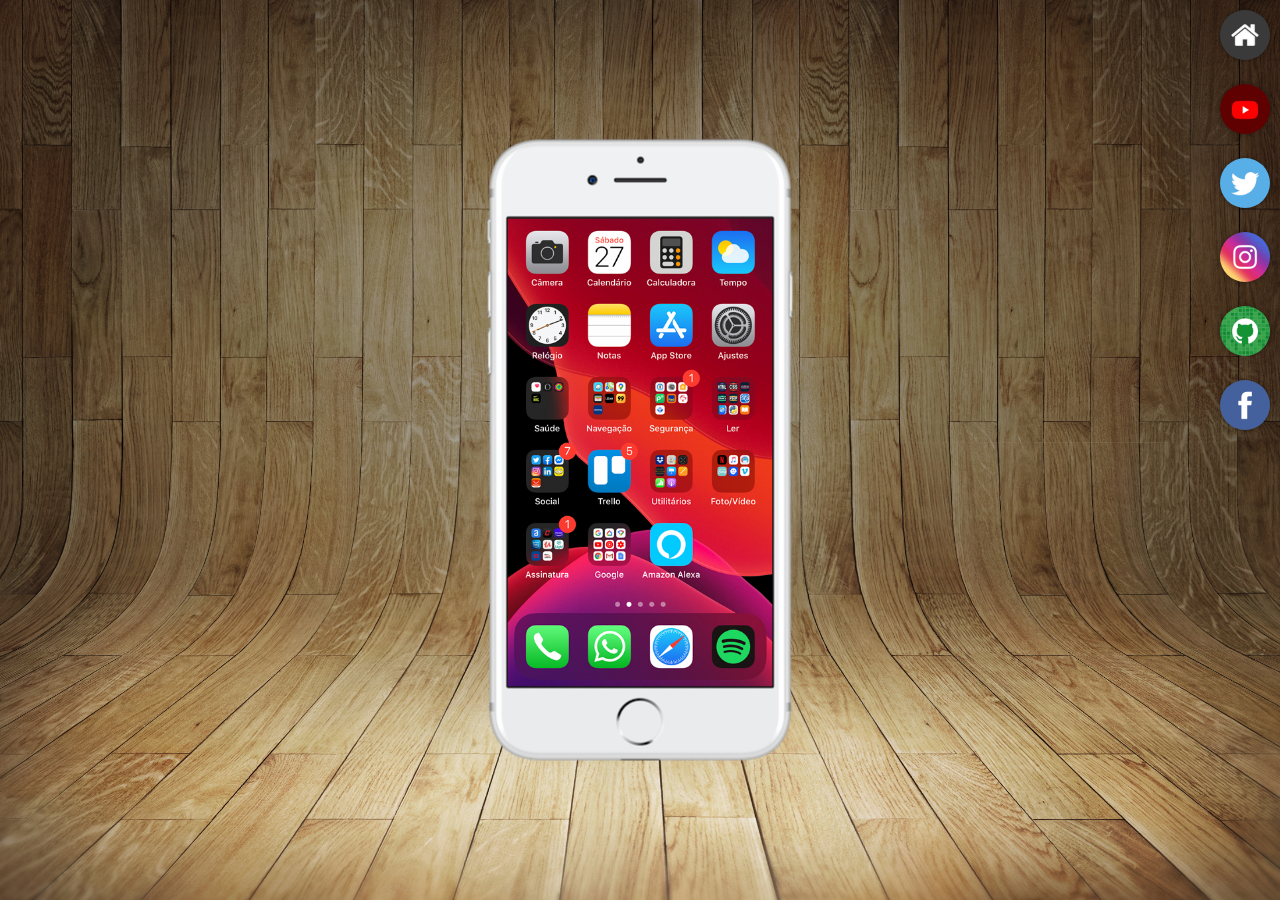
<file: index.html>
<!DOCTYPE html>
<html lang="pt-br">
<head>
    <meta charset="UTF-8">
    <meta name="viewport" content="width=device-width, initial-scale=1.0">
    <link rel="stylesheet" href="estilos/style.css">
    <link rel="shortcut icon" href="favicon.ico" type="image/x-icon">
    <title>Projeto Redes Sociais</title>
</head>
<body>
    <main>
        <section id="telefone">
            <iframe src="home.html" name="tela" id="tela" frameborder="0">Navegador não compatível</iframe>
        </section>
        <section id="redes-sociais">
            <a href="home.html" target="tela"><img src="imagens/logo-home.jpg" alt="home"></a> <br>
            <a href="youtube.html" target="tela"><img src="imagens/logo-youtube.jpg" alt="youtube"></a> <br>
            <a href="twitter.html" target="tela"><img src="imagens/logo-twitter.jpg" alt="twitter"></a> <br>
            <a href="instagram.html" target="tela"><img src="imagens/logo-instagram.jpg" alt="instagram"></a> <br>
            <a href="github.html" target="tela"><img src="imagens/logo-github.jpg" alt="github"></a> <br>
            <a href="facebook.html" target="tela"><img src="imagens/logo-facebook.jpg" alt="facebook"></a>
        </section>
    </main>
</body>
</html>
</file>
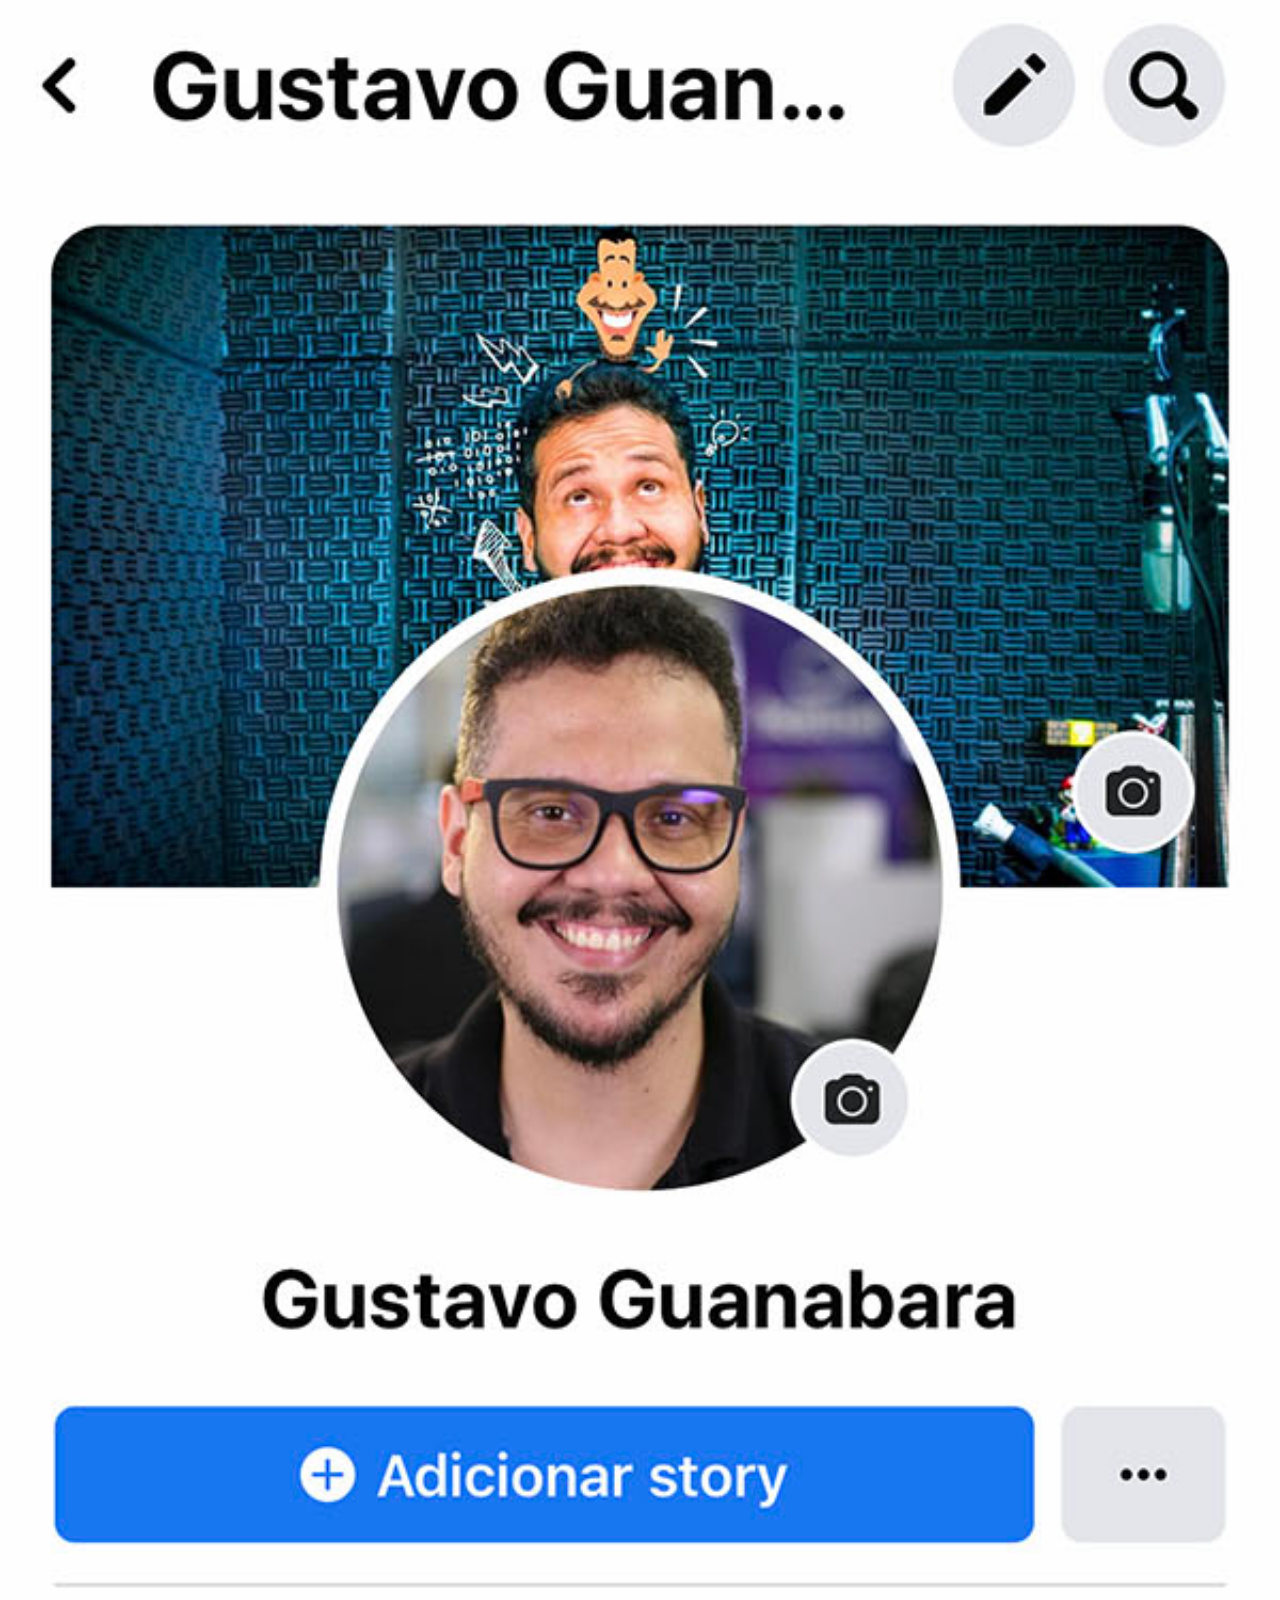
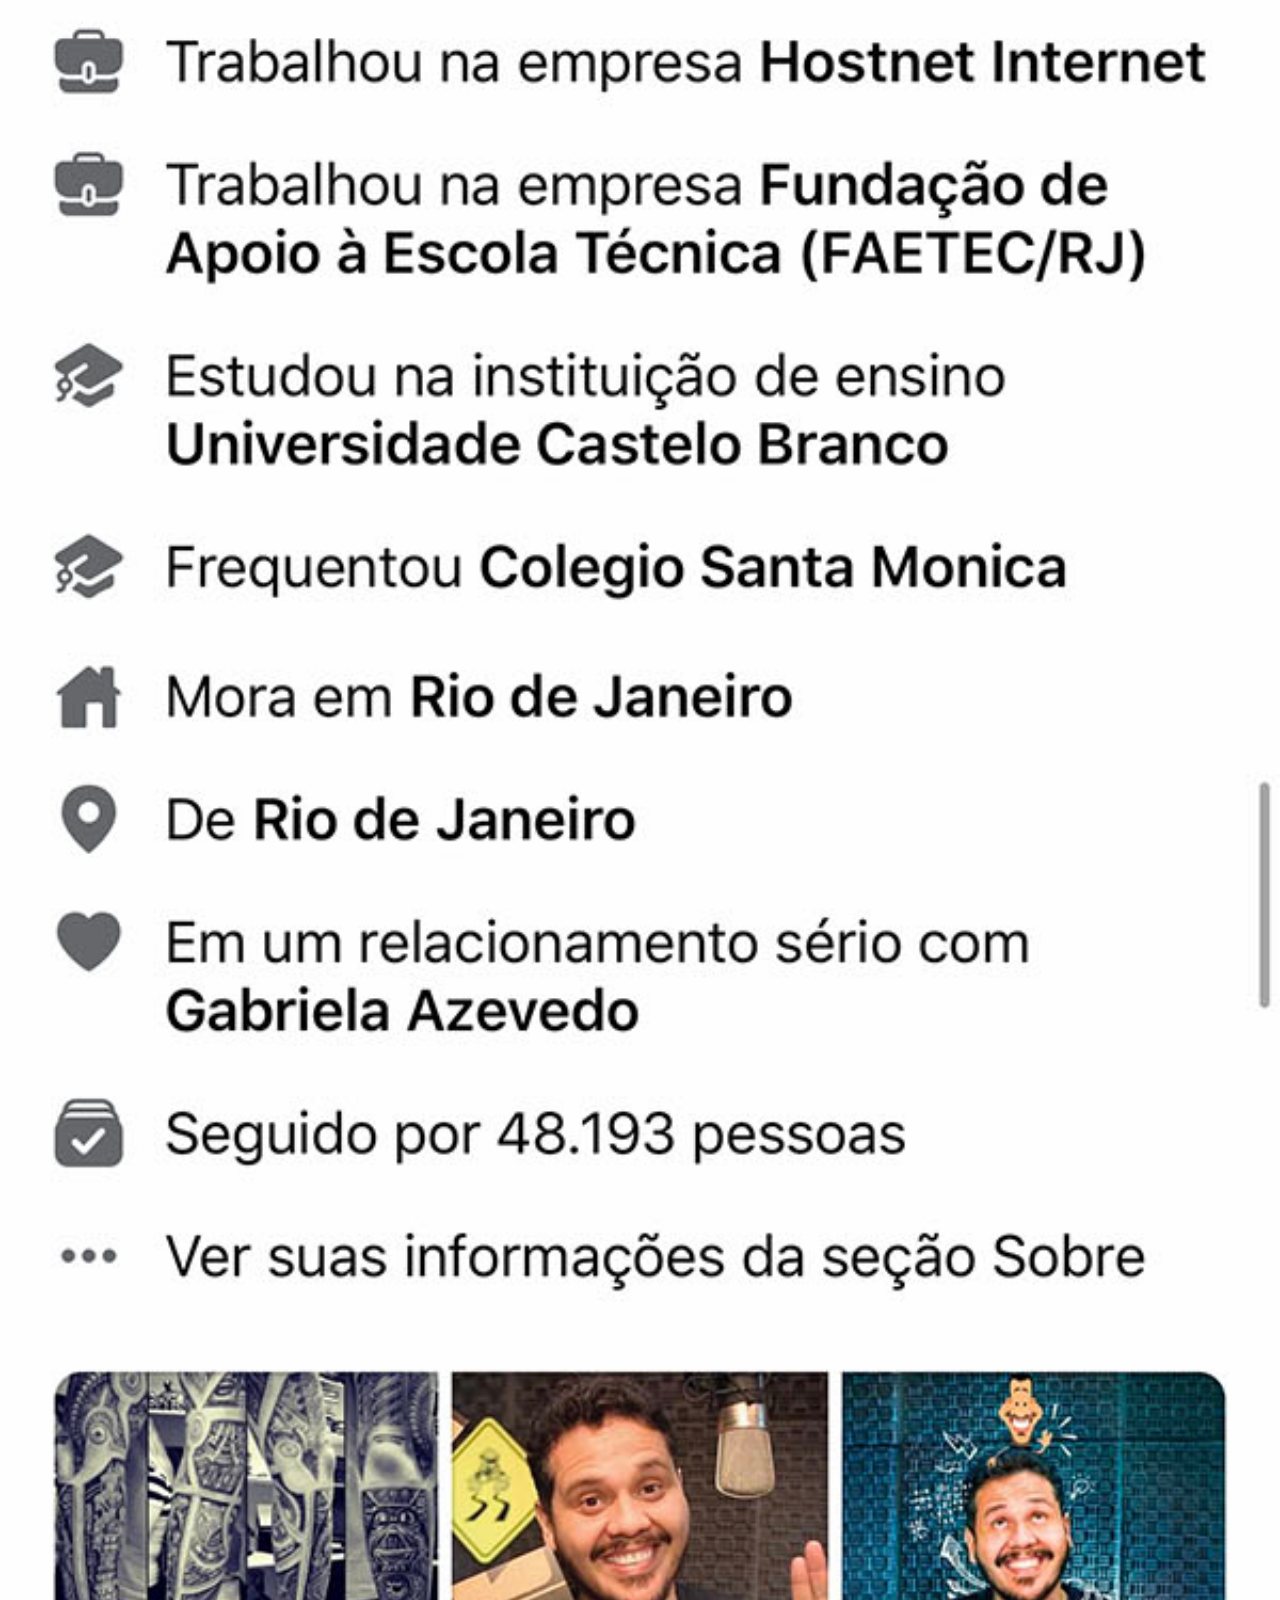
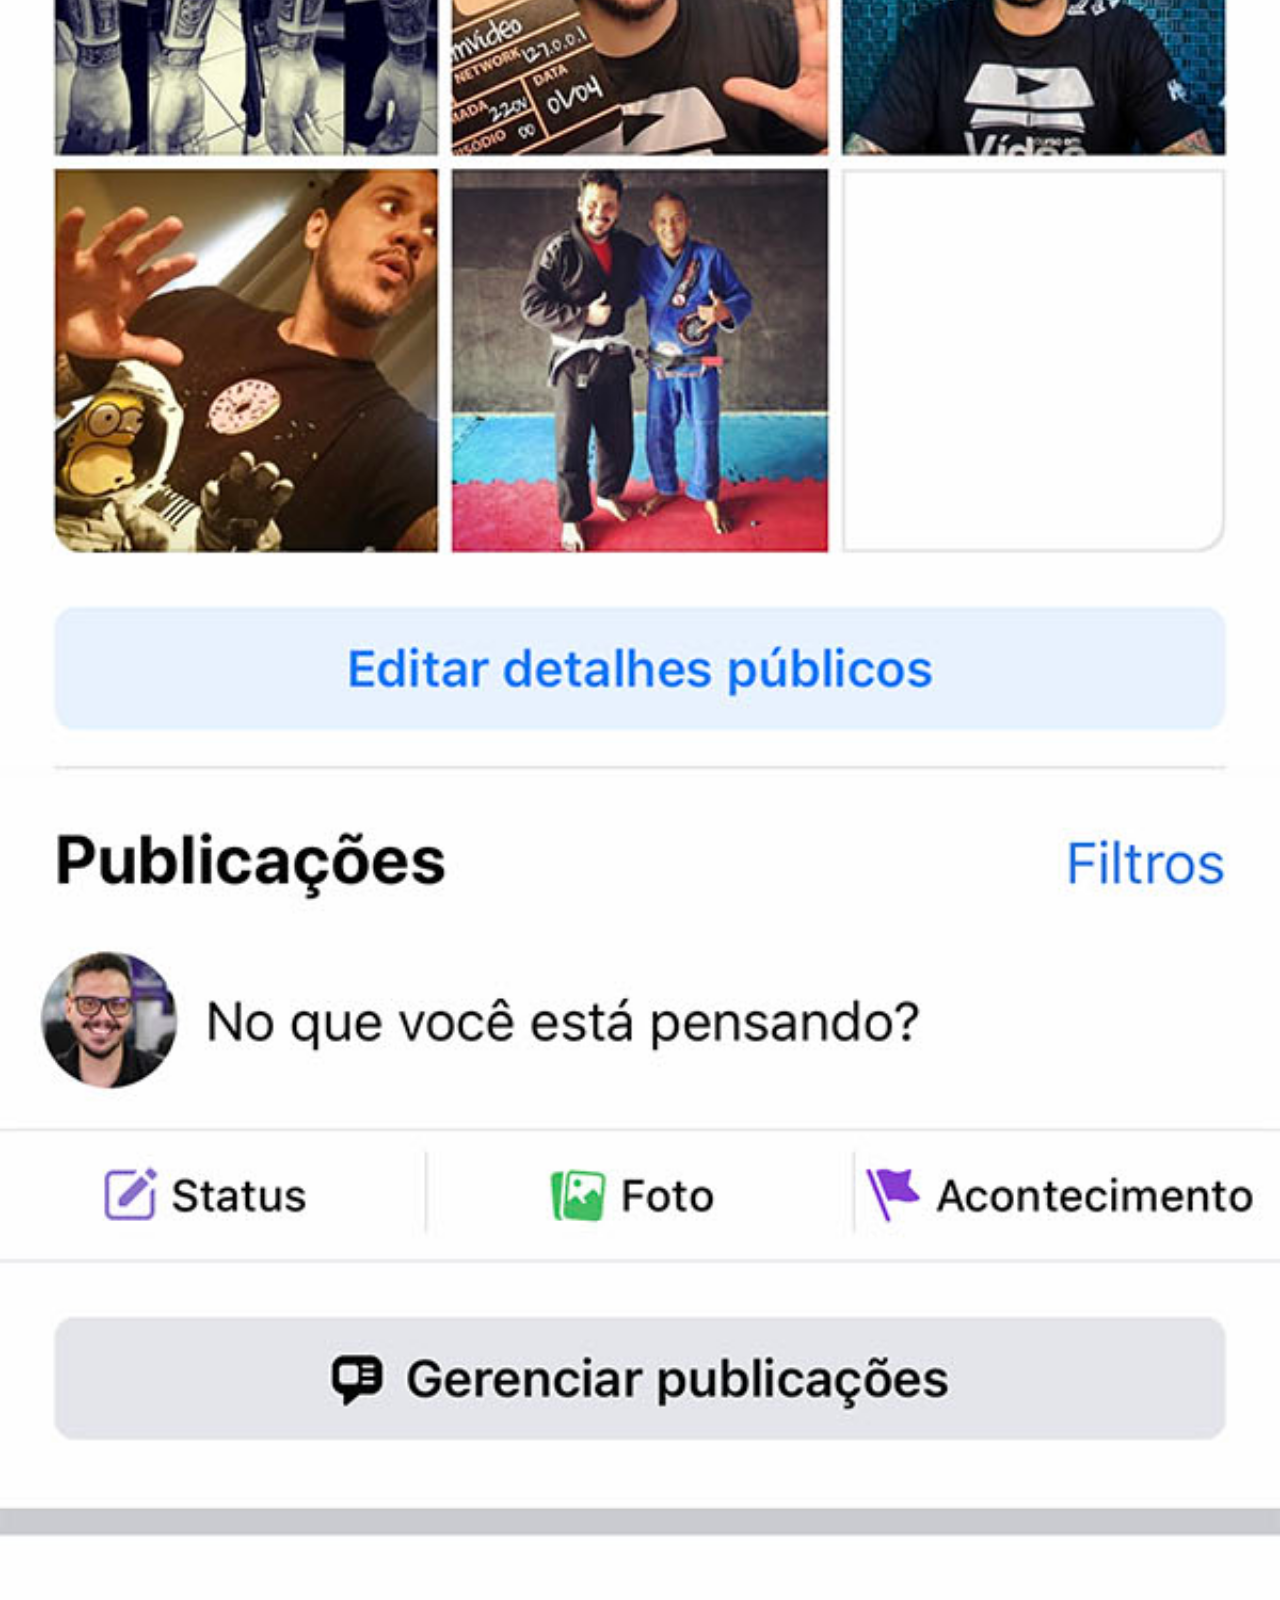
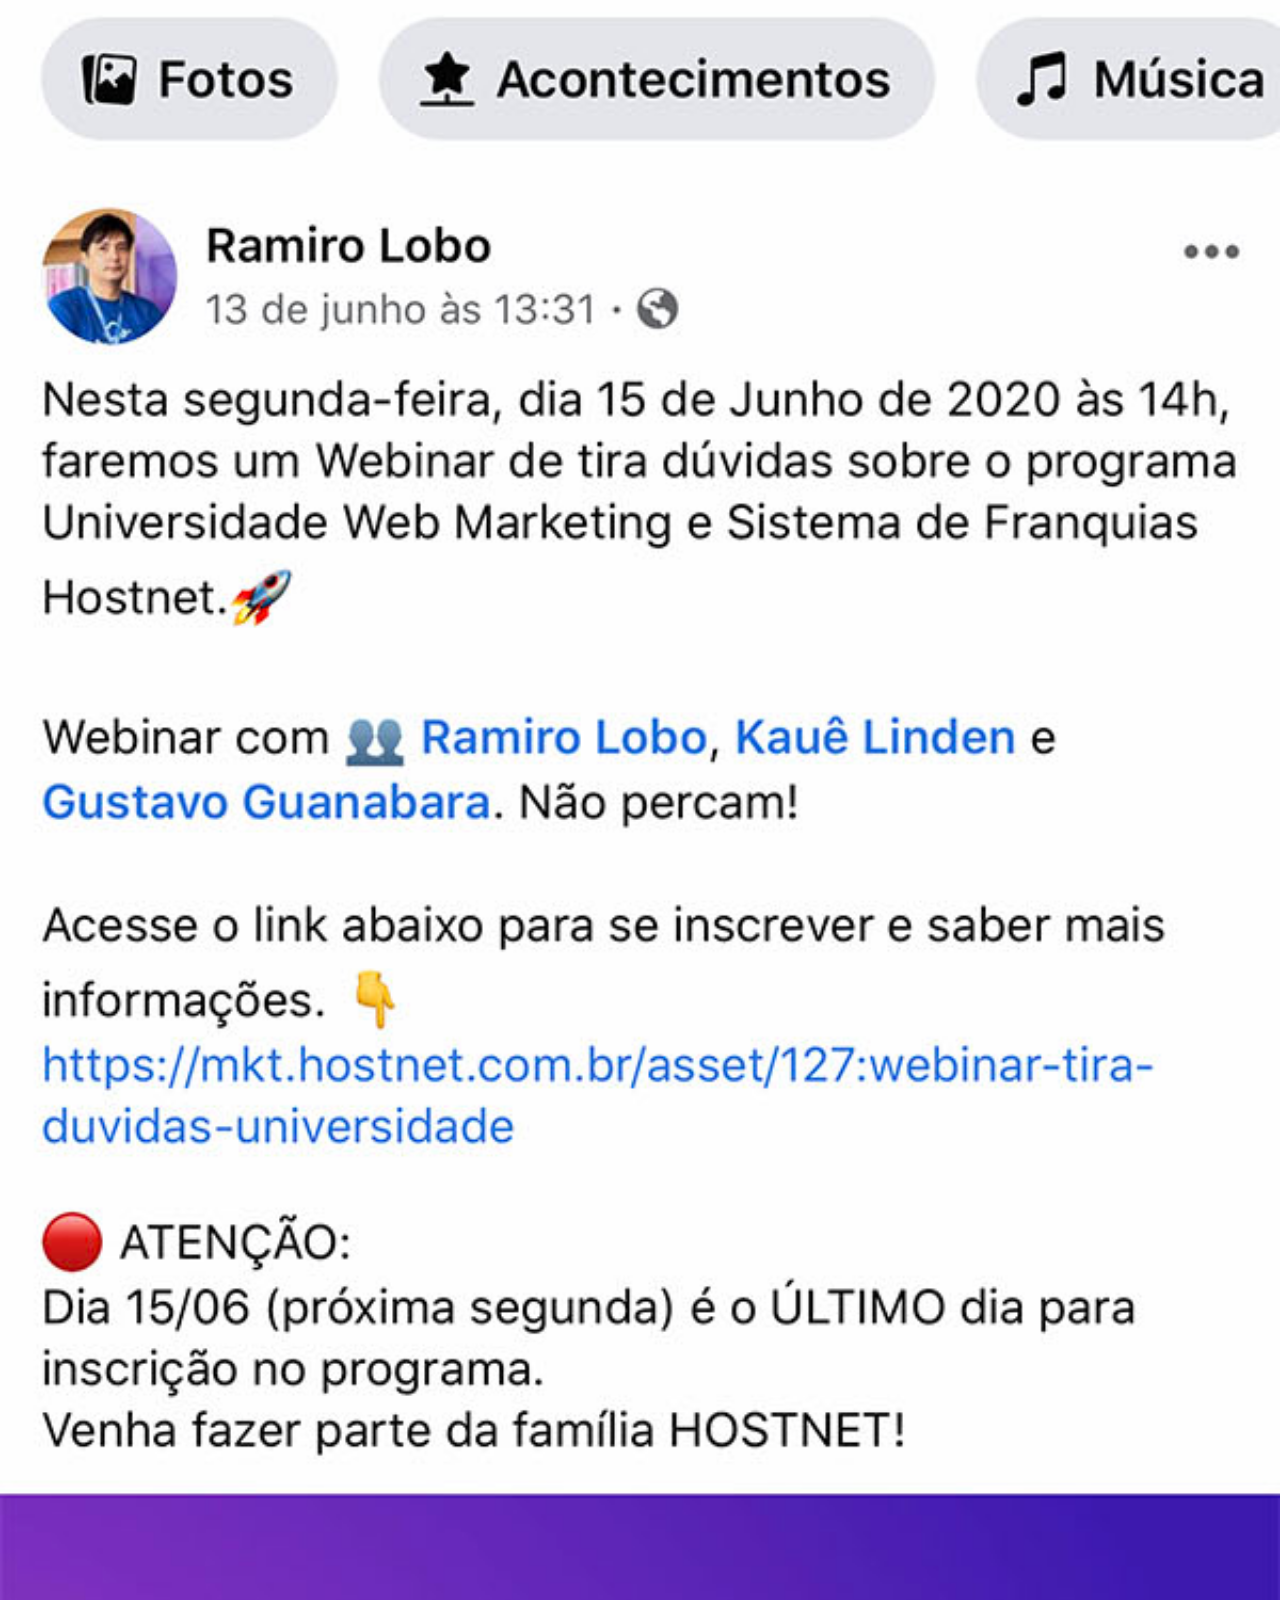
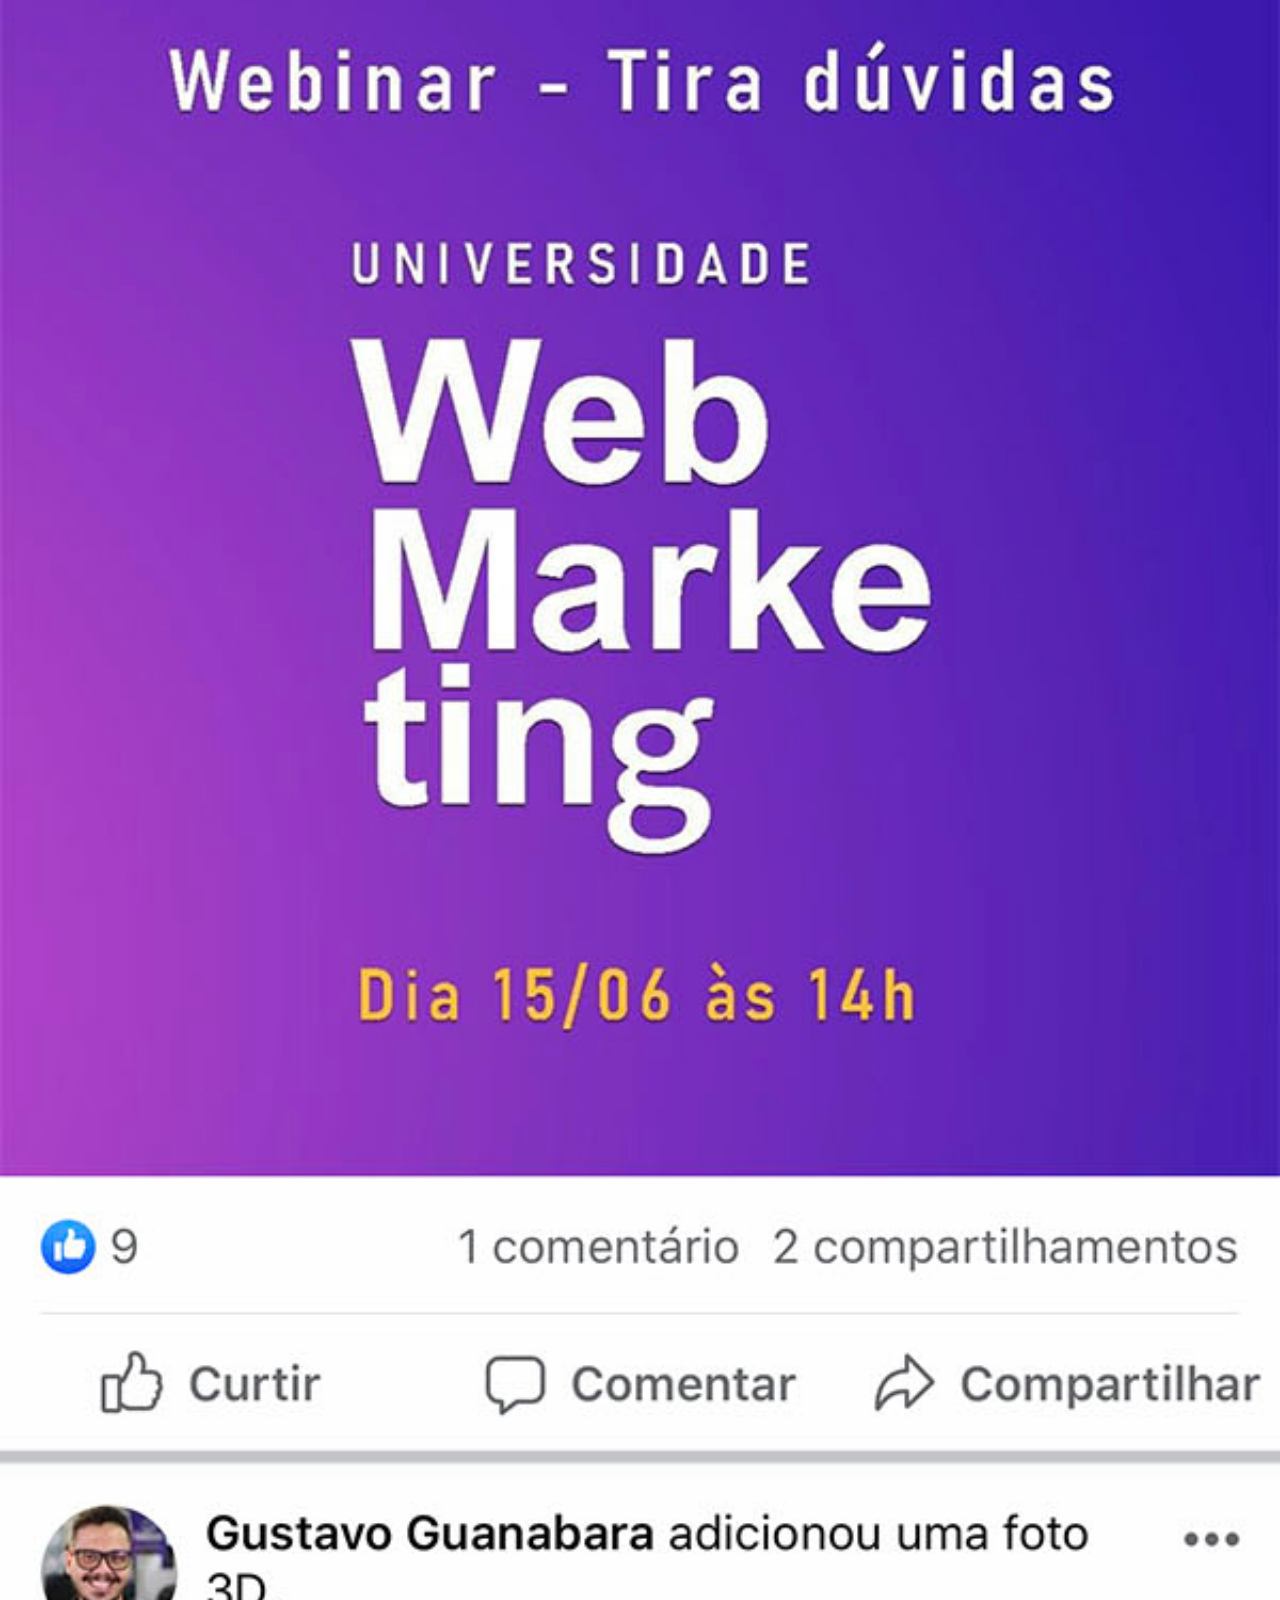
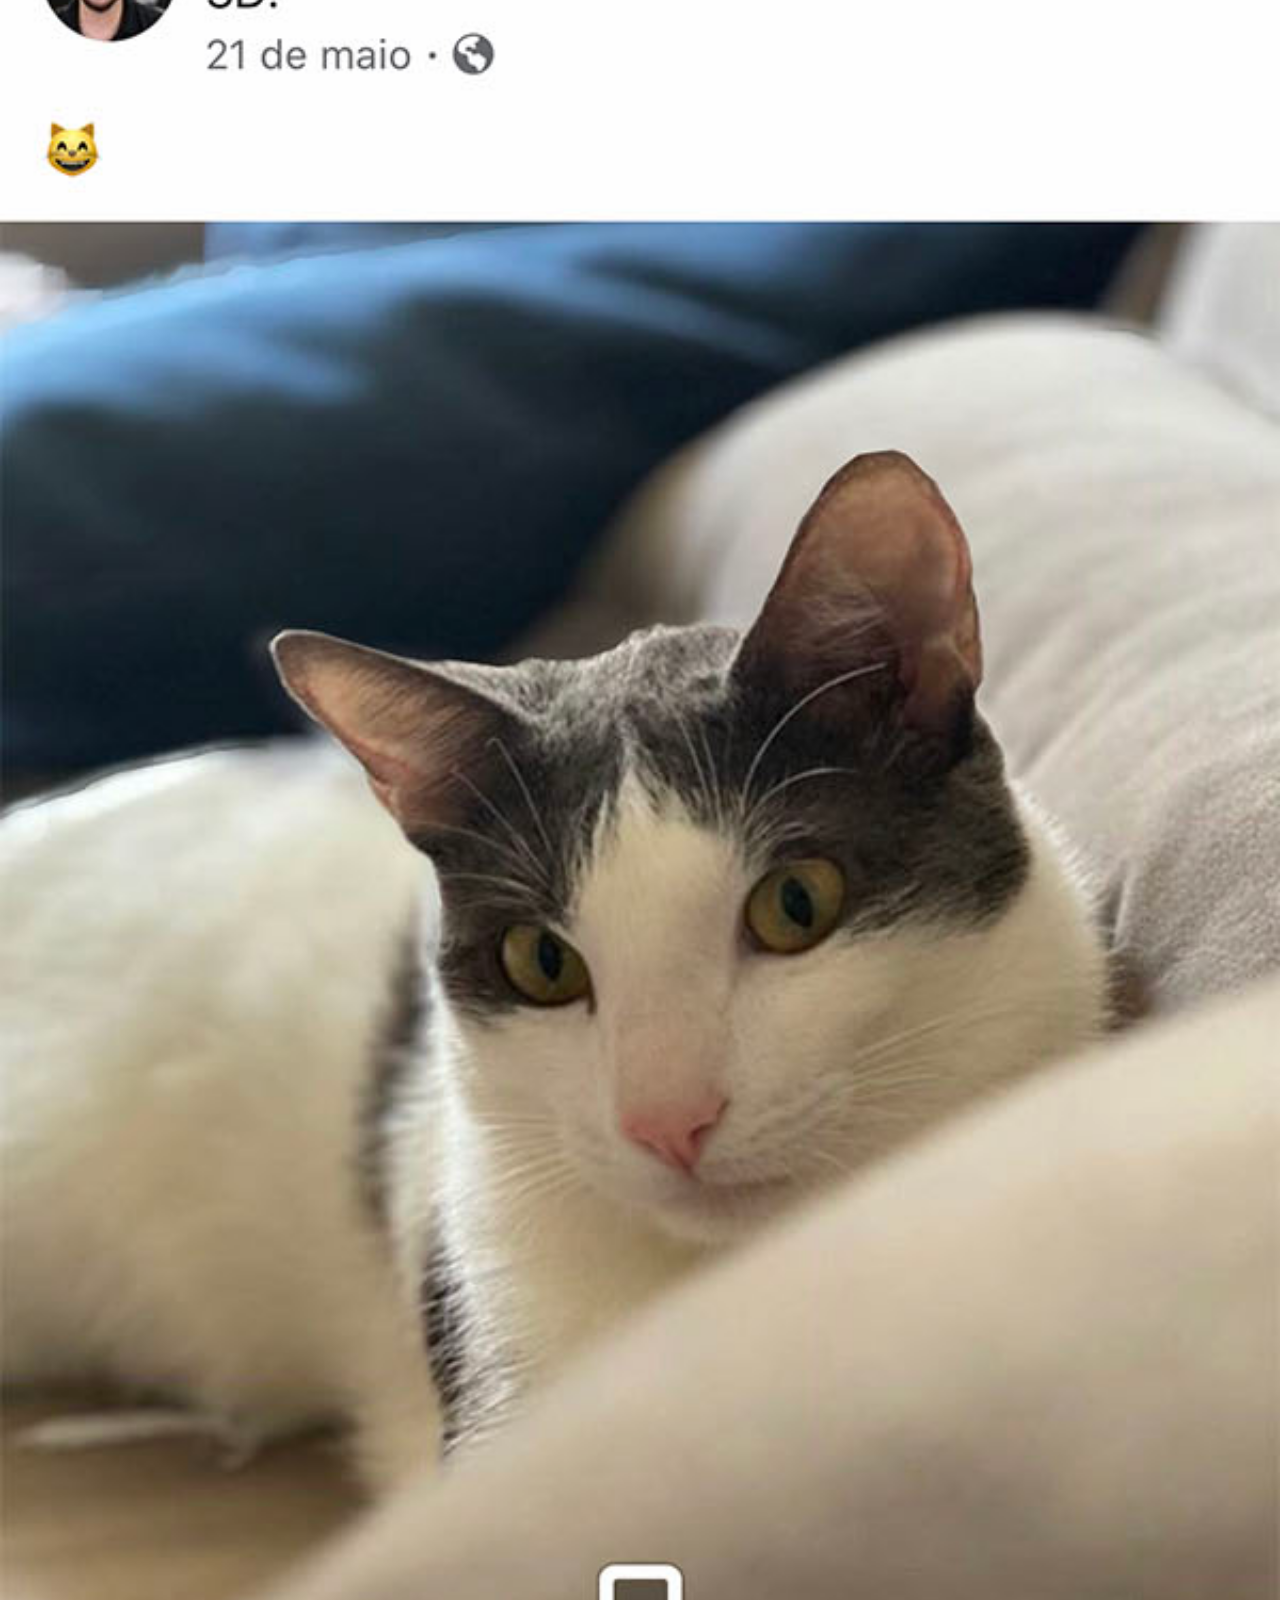
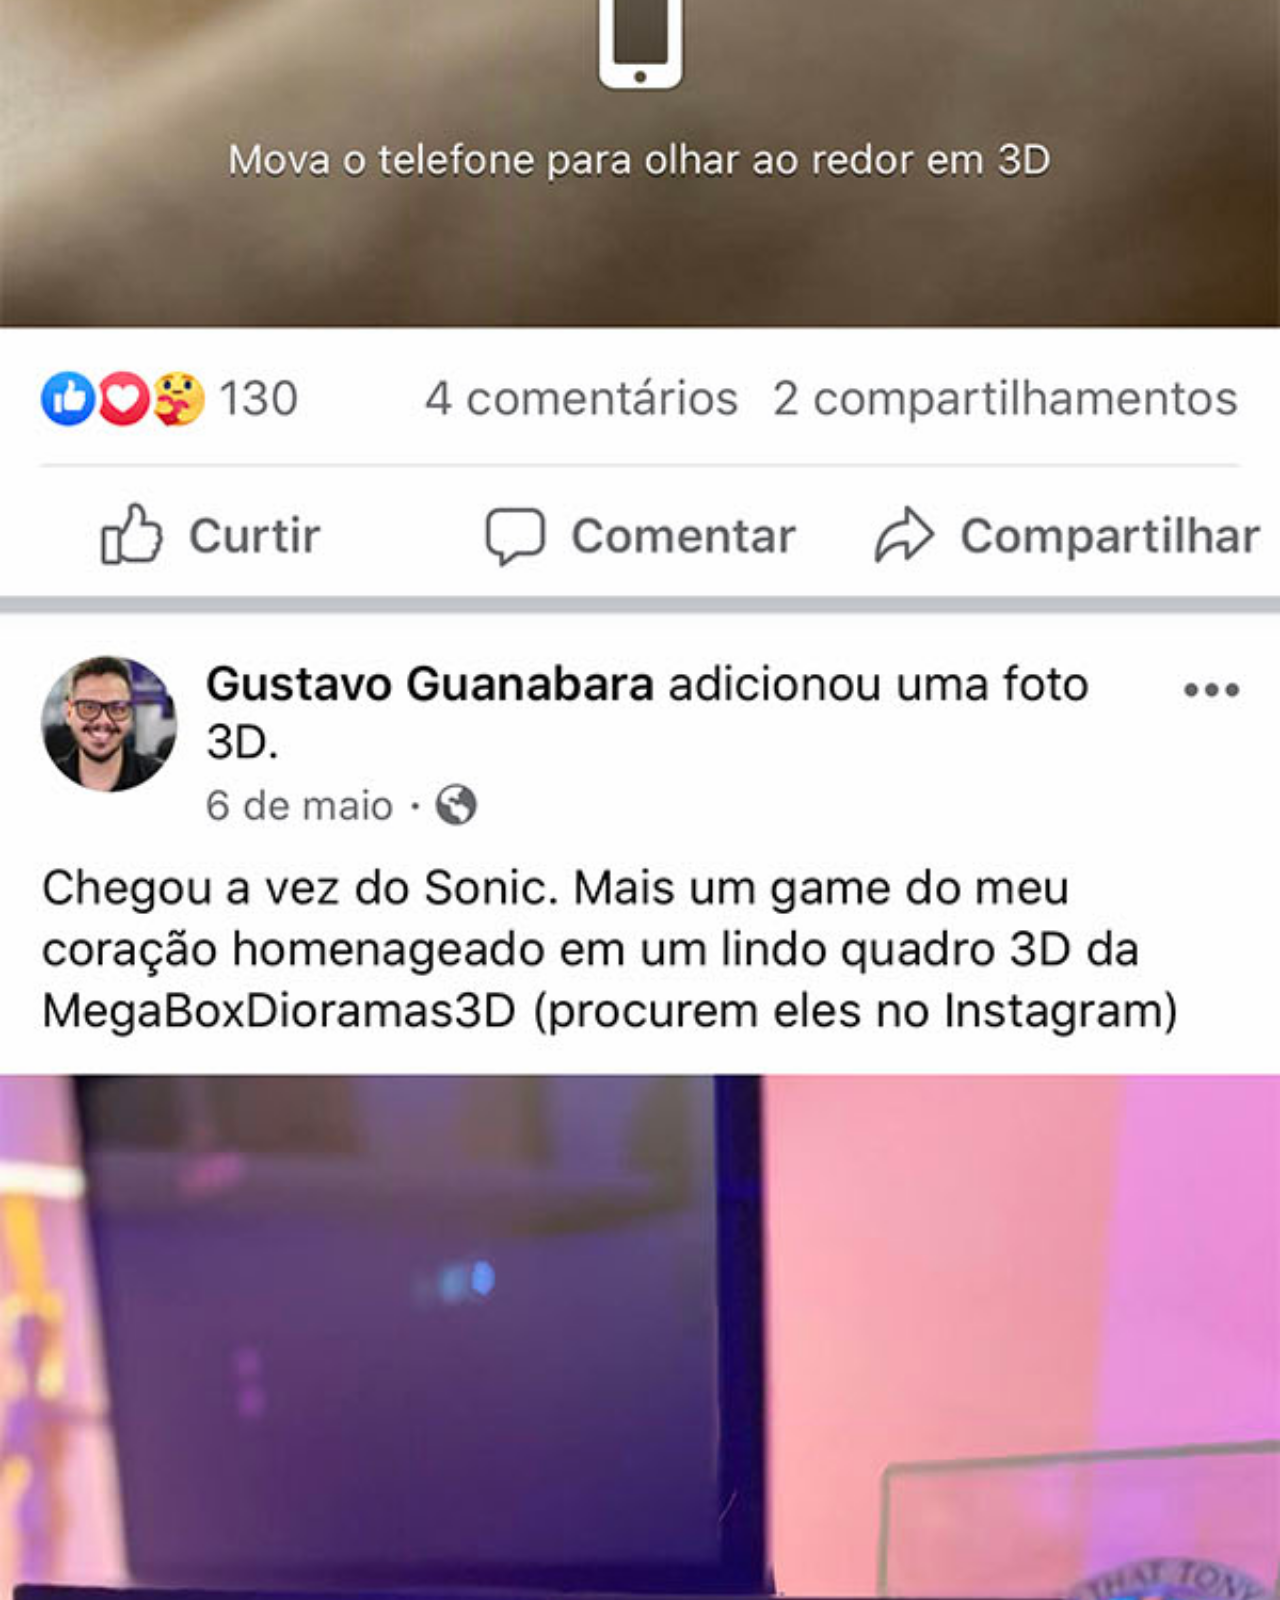
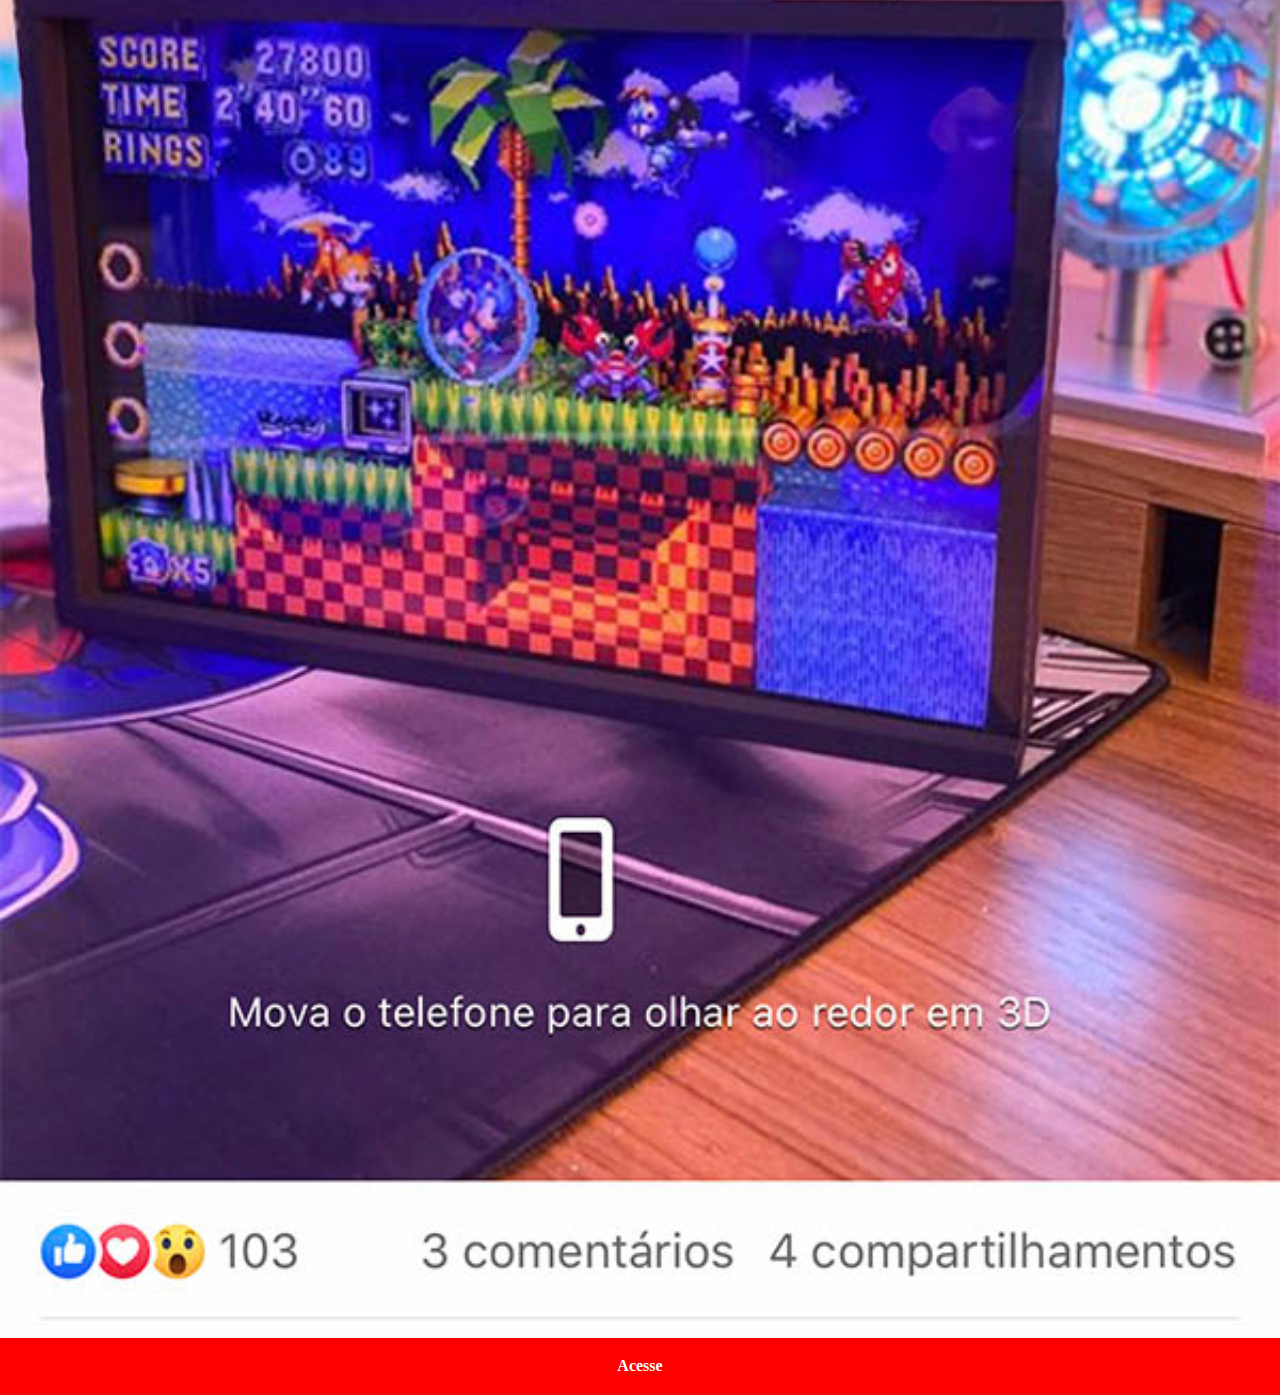
<file: facebook.html>
<!DOCTYPE html>
<html lang="pt-br">
<head>
    <meta charset="UTF-8">
    <meta name="viewport" content="width=device-width, initial-scale=1.0">
    <link rel="stylesheet" href="estilos/social.css">
    <title>Home</title>
</head>
<body>
    <img src="imagens/tela-facebook.jpg" alt="tela do facebook">
    <a href="http://www.facebook.com" target="_blank">Acesse</a>
</body>
</html>
</file>
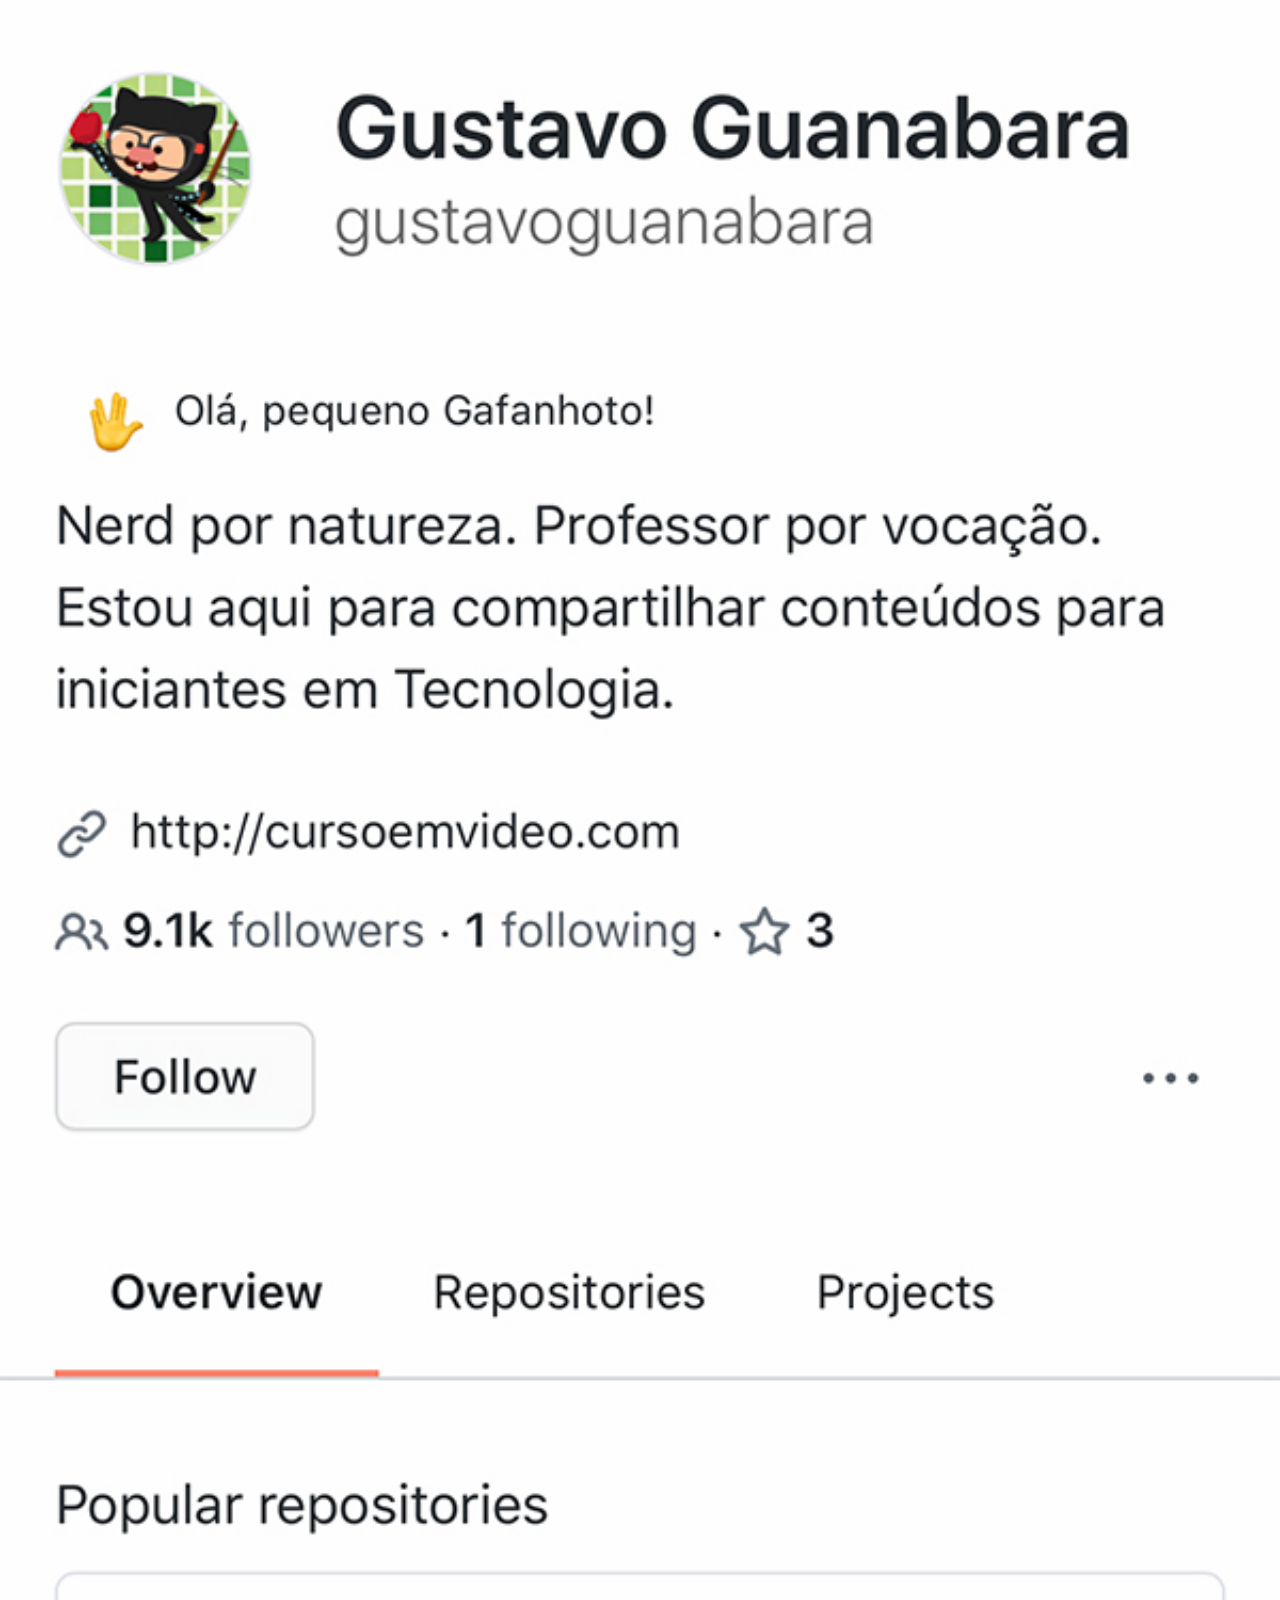
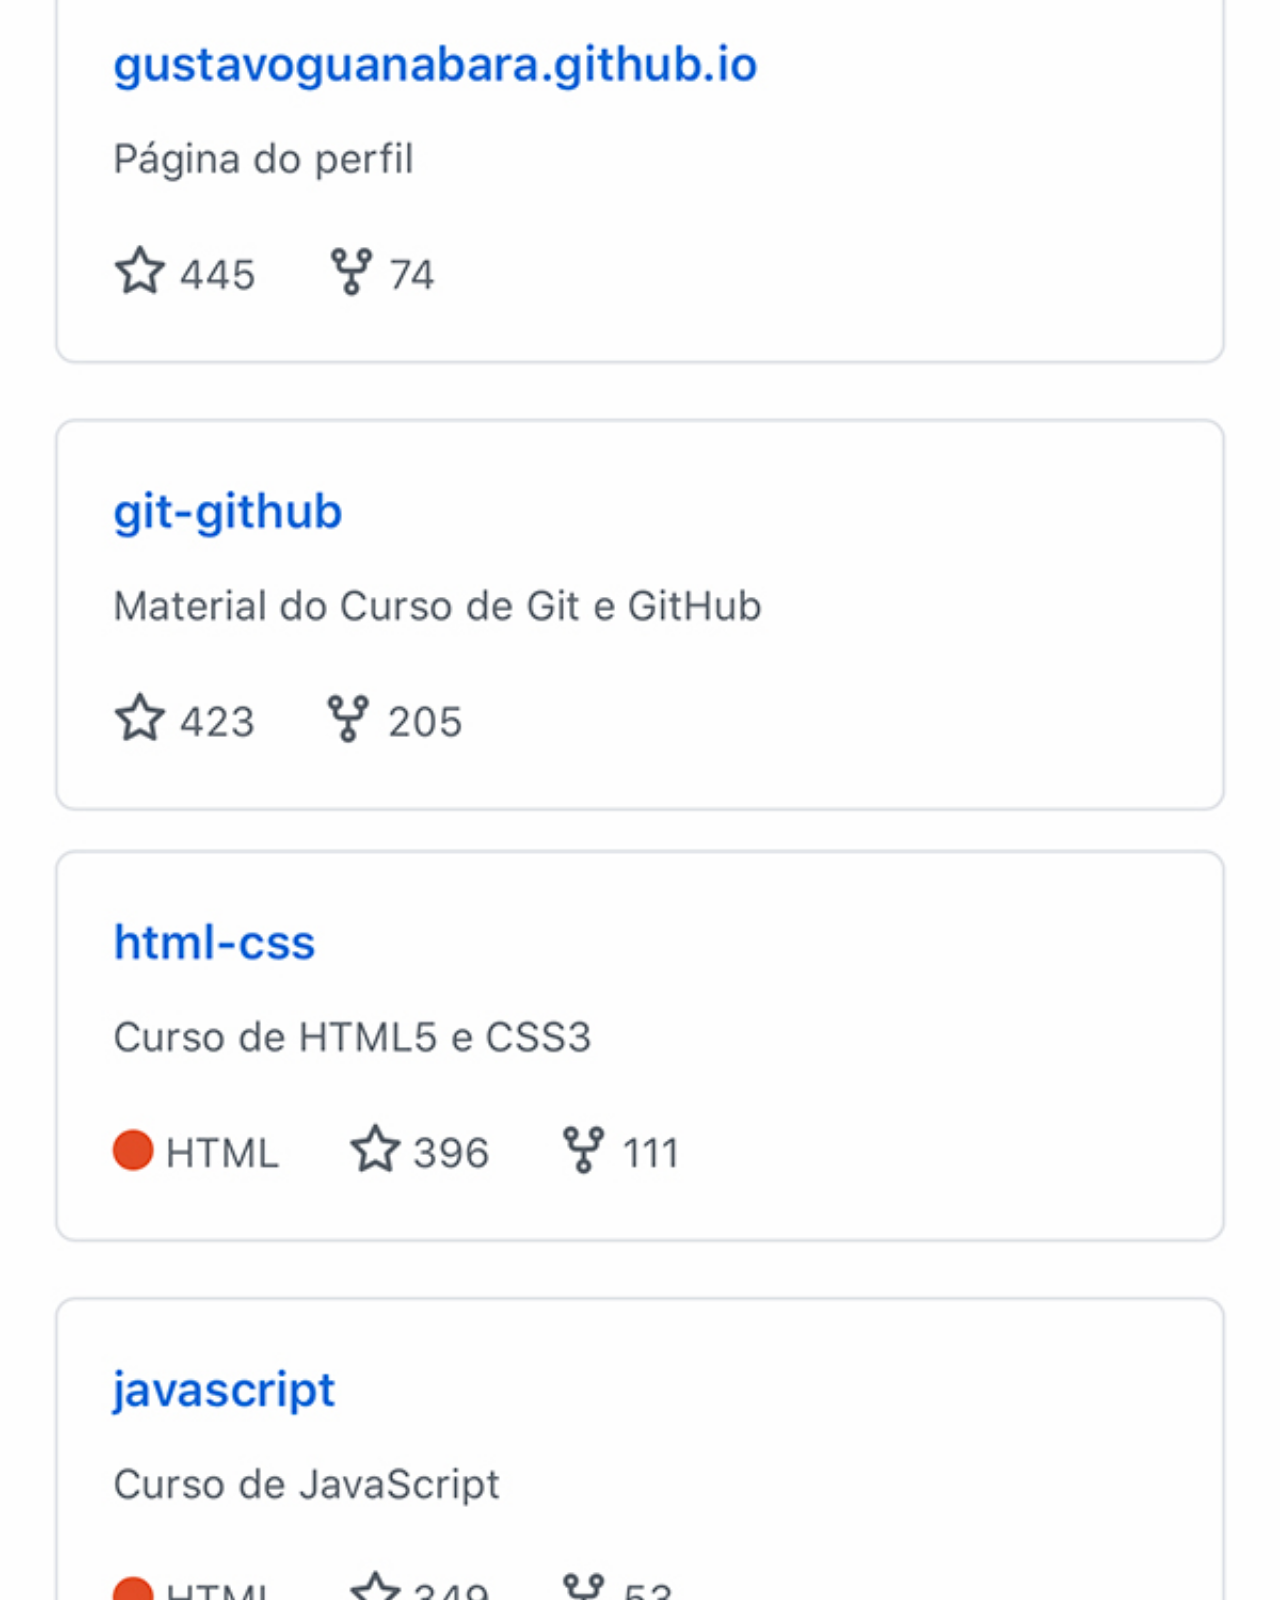
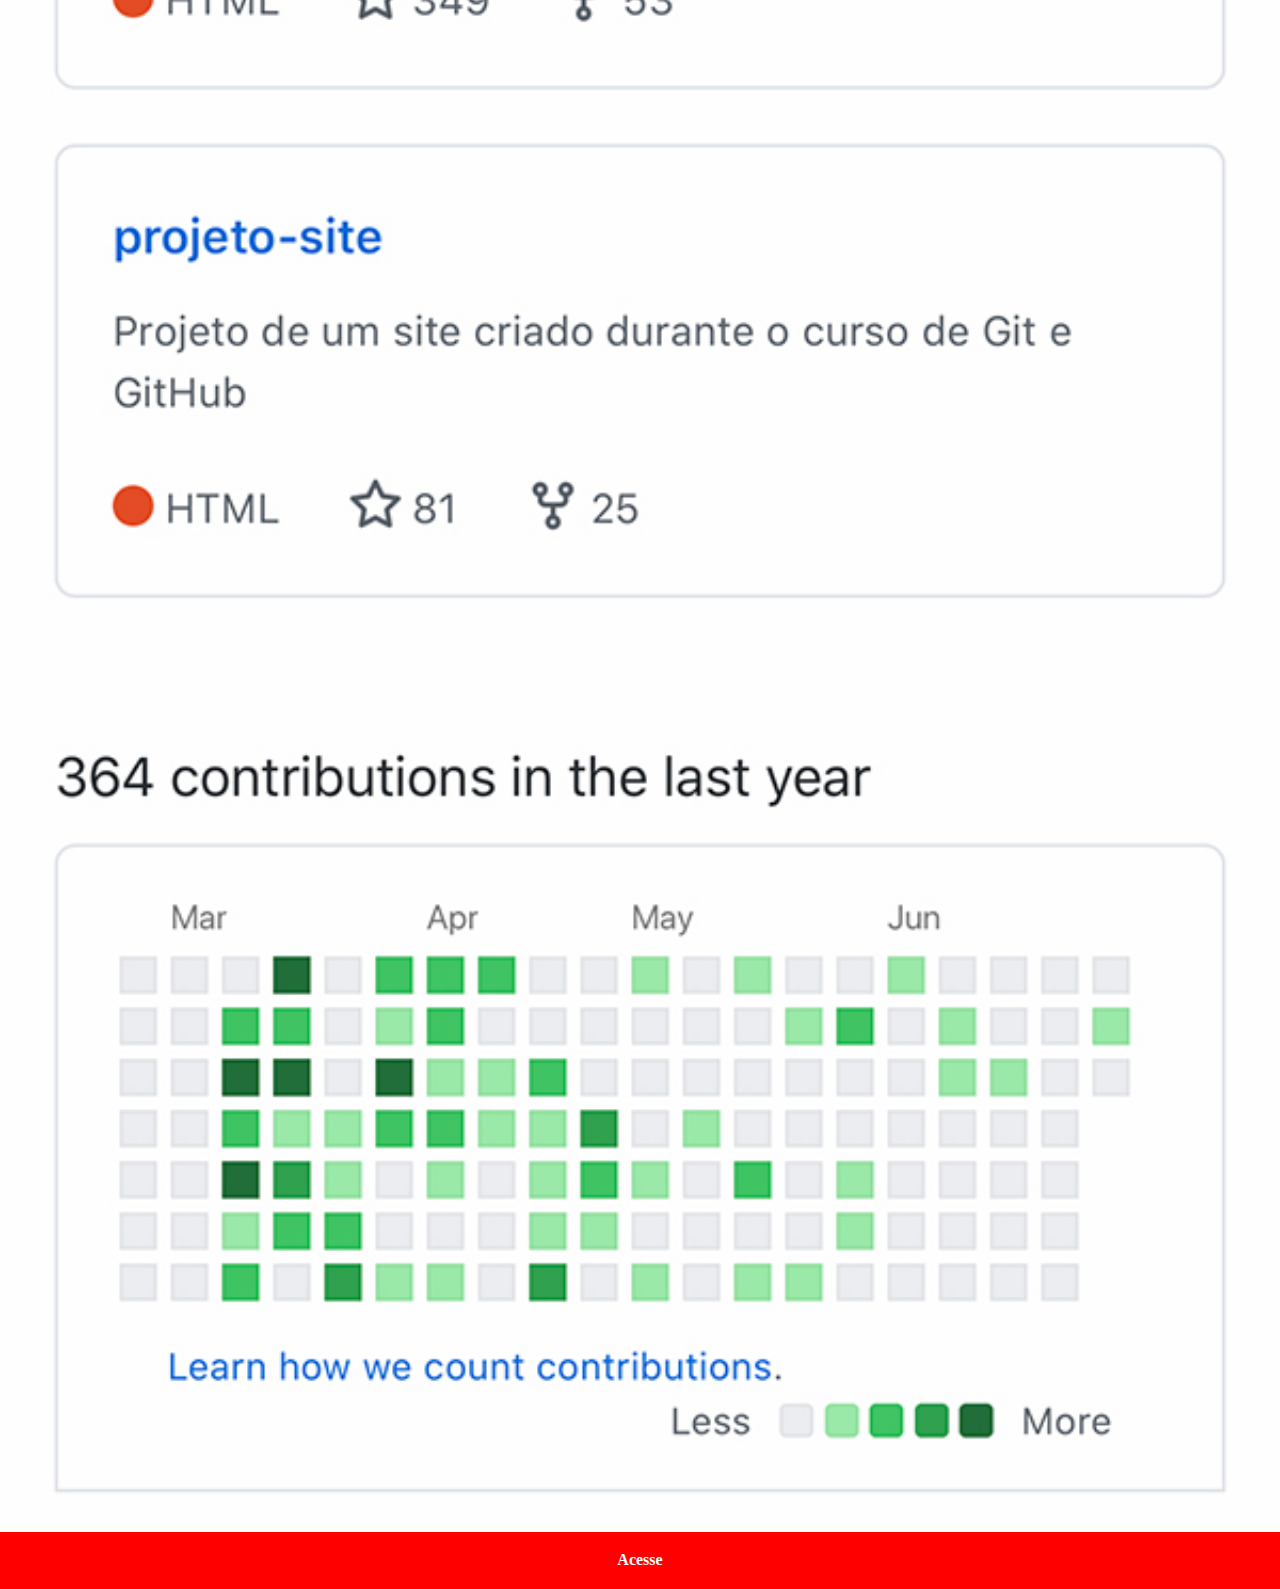
<file: github.html>
<!DOCTYPE html>
<html lang="pt-br">
<head>
    <meta charset="UTF-8">
    <meta name="viewport" content="width=device-width, initial-scale=1.0">
    <link rel="stylesheet" href="estilos/social.css">
    <title>Home</title>
</head>
<body>
    <img src="imagens/tela-github.jpg" alt="tela do github">
    <a href="http://www.github.com/oiprim" target="_blank">Acesse</a>
</body>
</html>
</file>
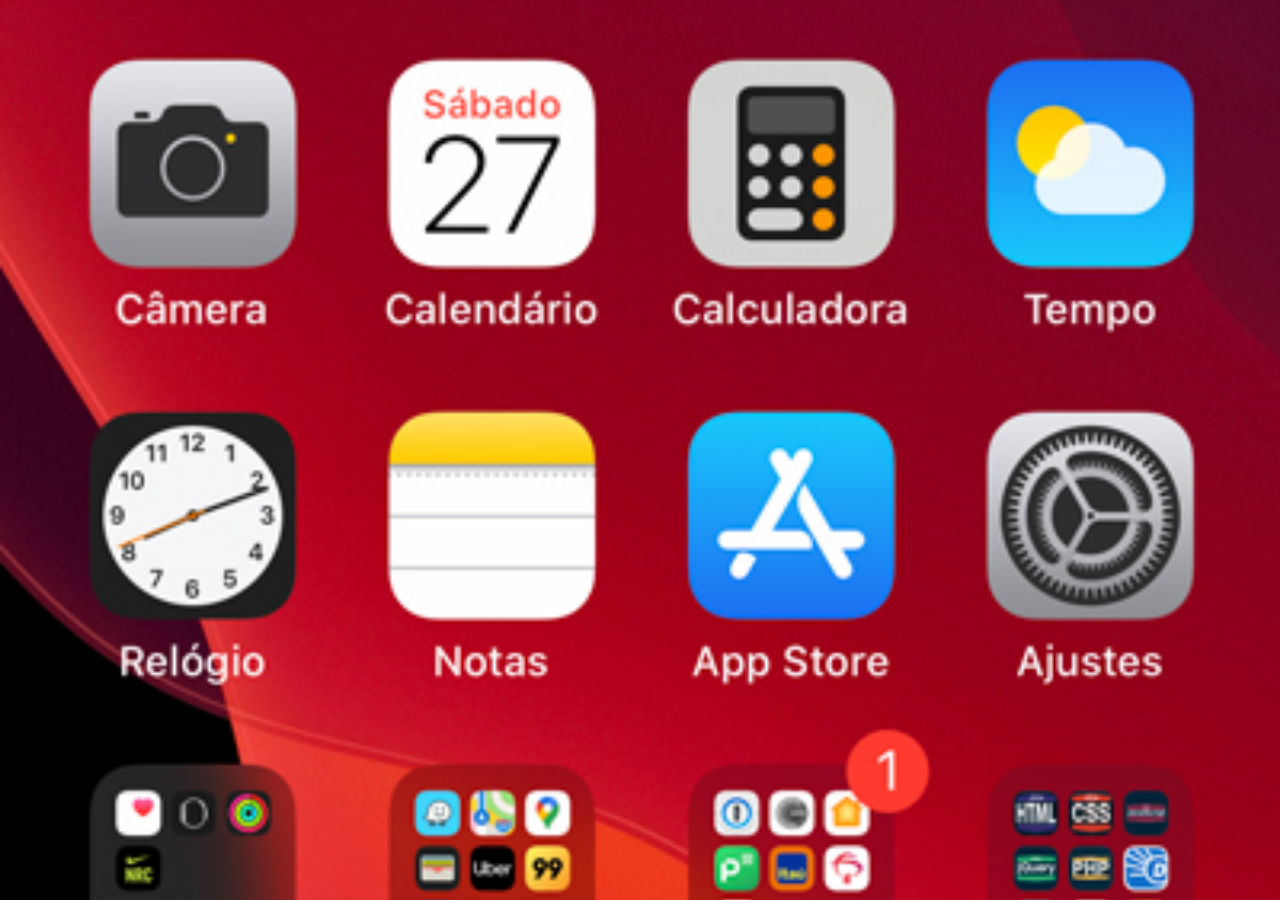
<file: home.html>
<!DOCTYPE html>
<html lang="pt-br">
<head>
    <meta charset="UTF-8">
    <meta name="viewport" content="width=device-width, initial-scale=1.0">
    <title>Home</title>
</head>
<style>
    *{
        margin: 0px;
        padding: 0px;
    }

    body{
        width: 100vw;
        height: 100vh;
        background: black url(imagens/tela-home.jpg) no-repeat top center;
        background-size: cover;
    }
</style>
<body>
    
</body>
</html>
</file>
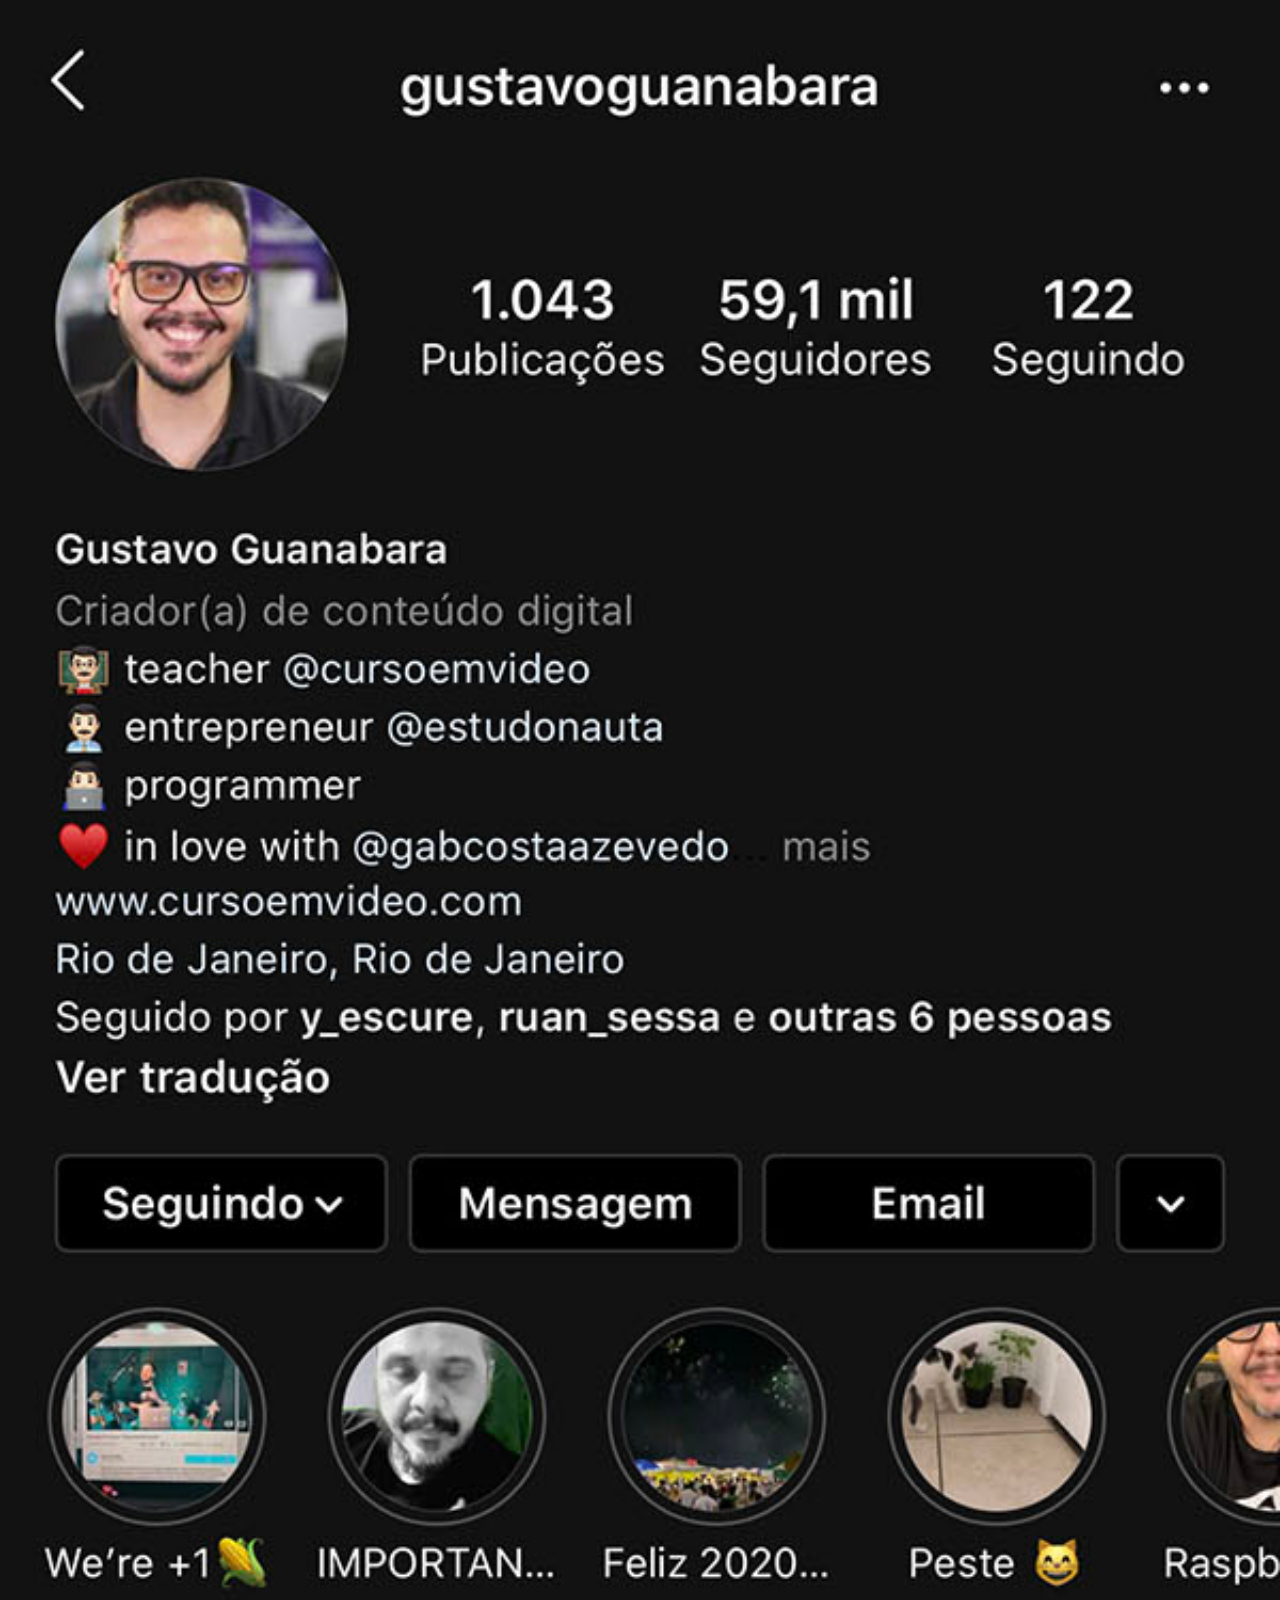
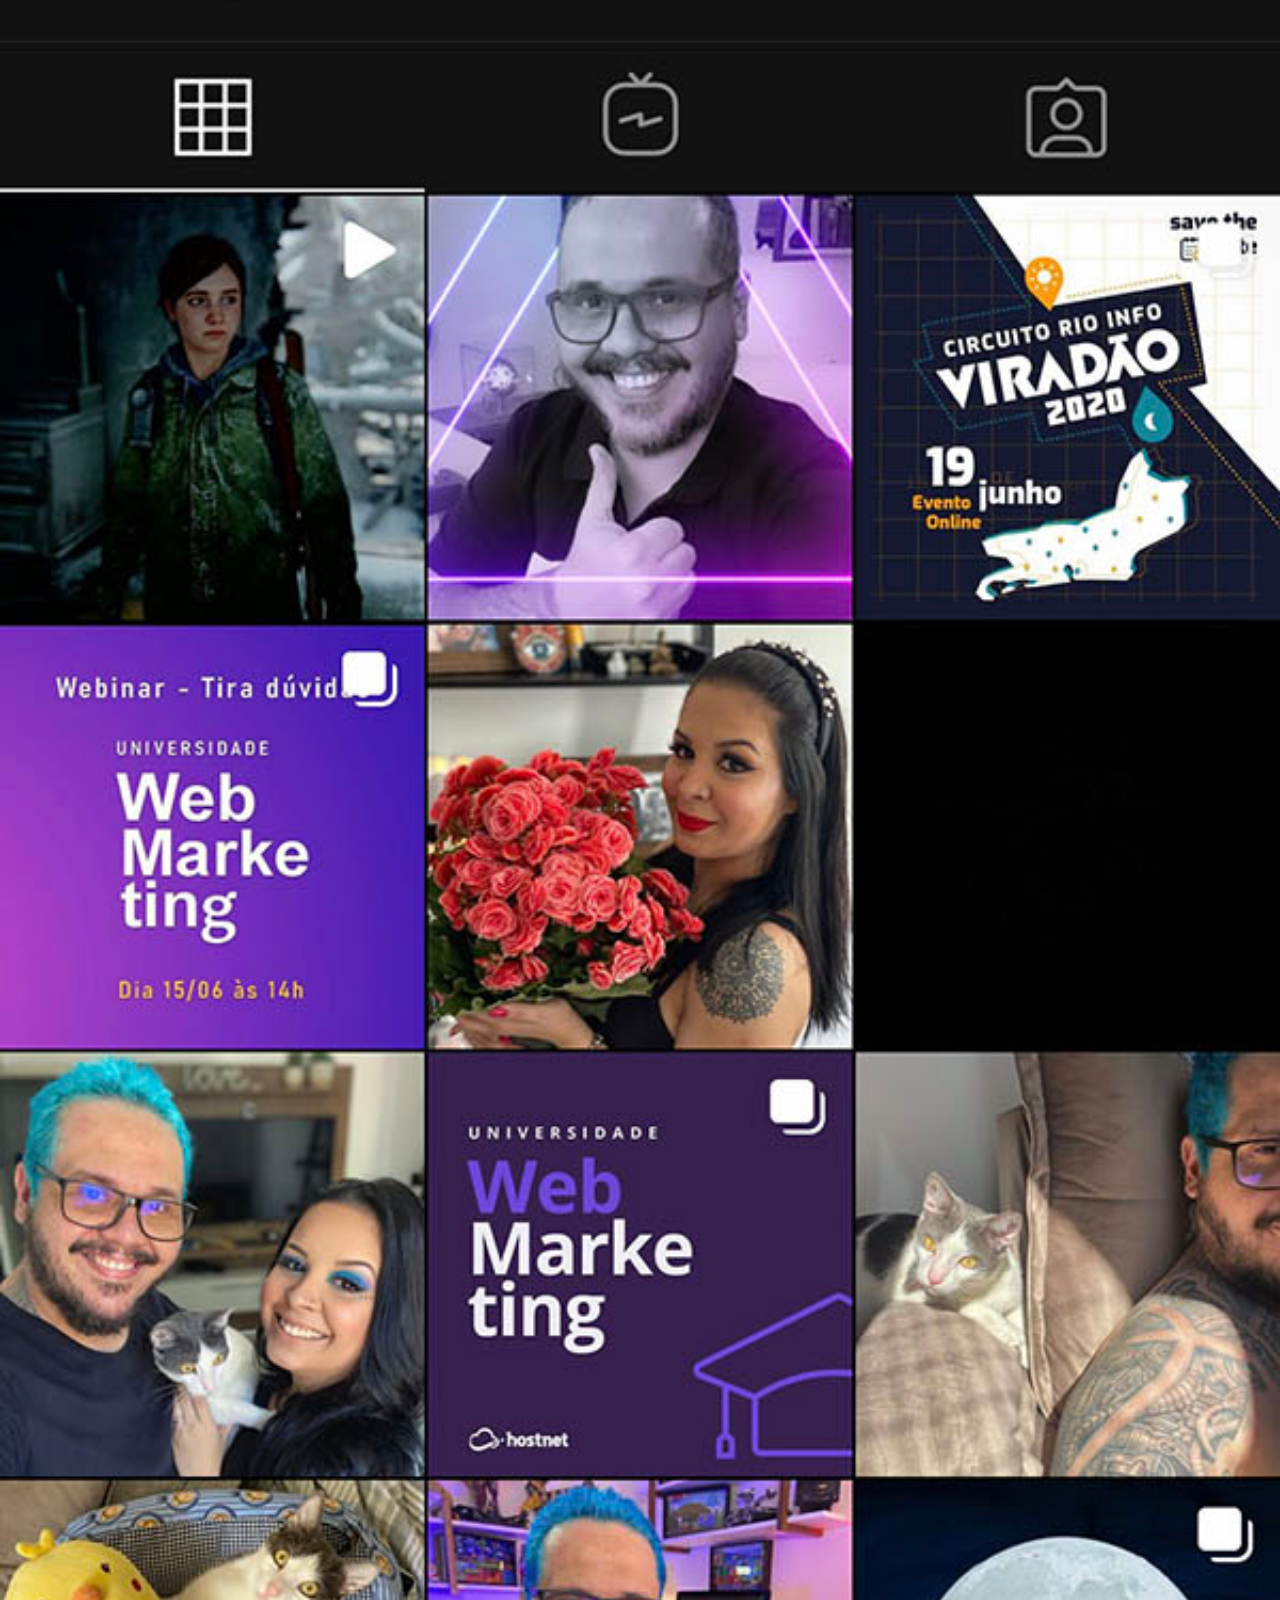
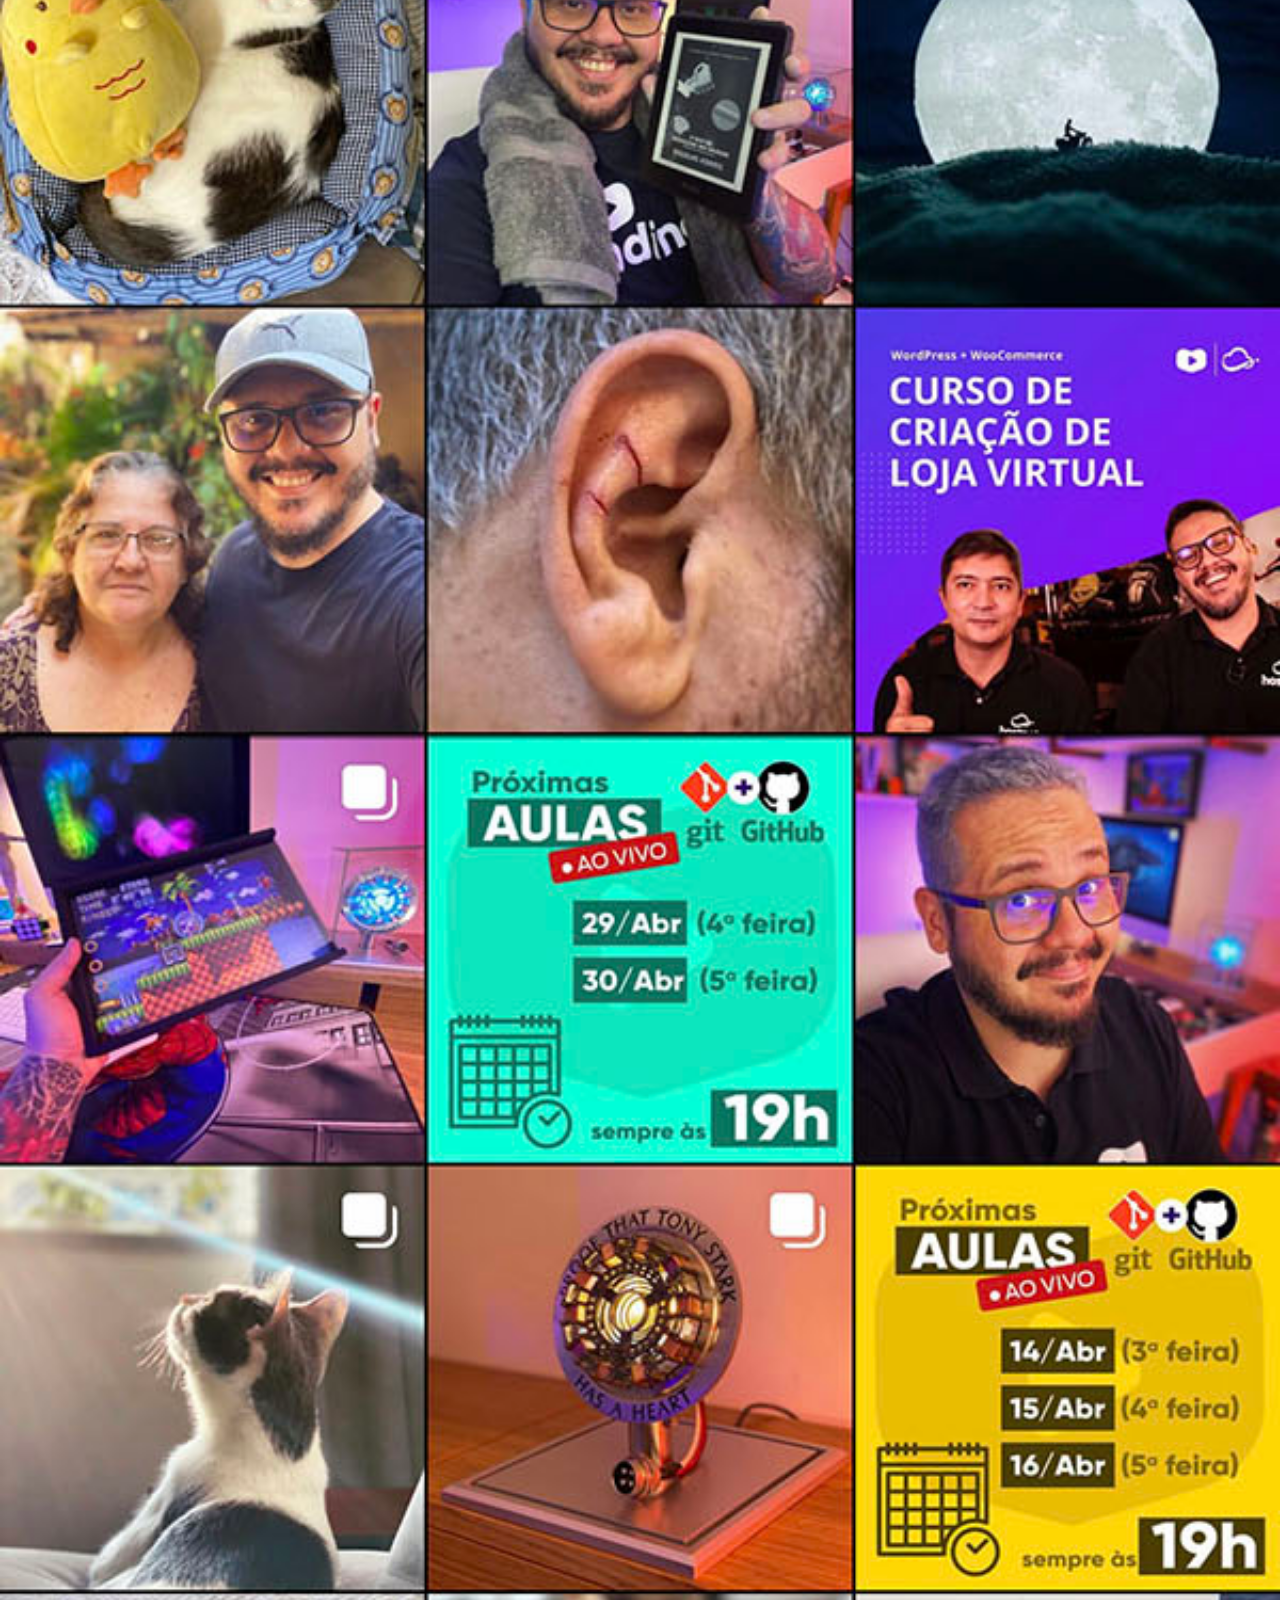
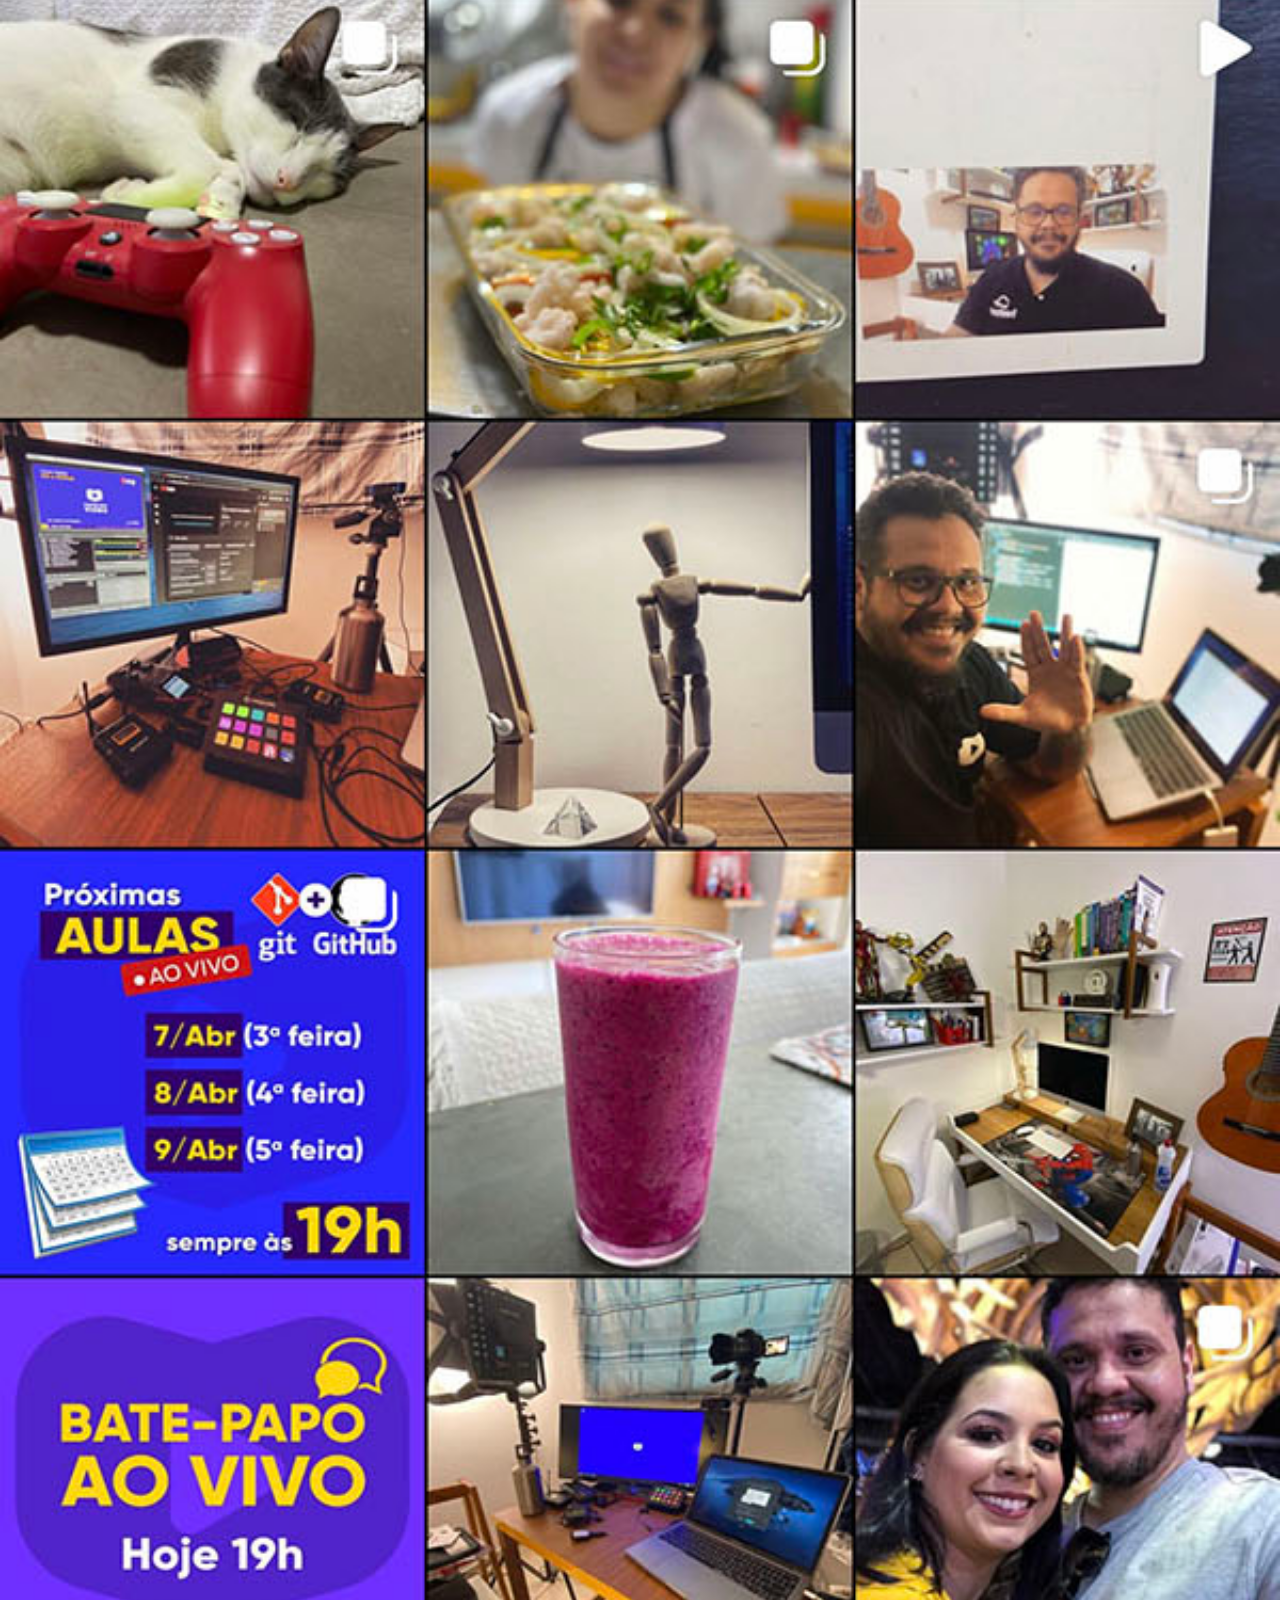
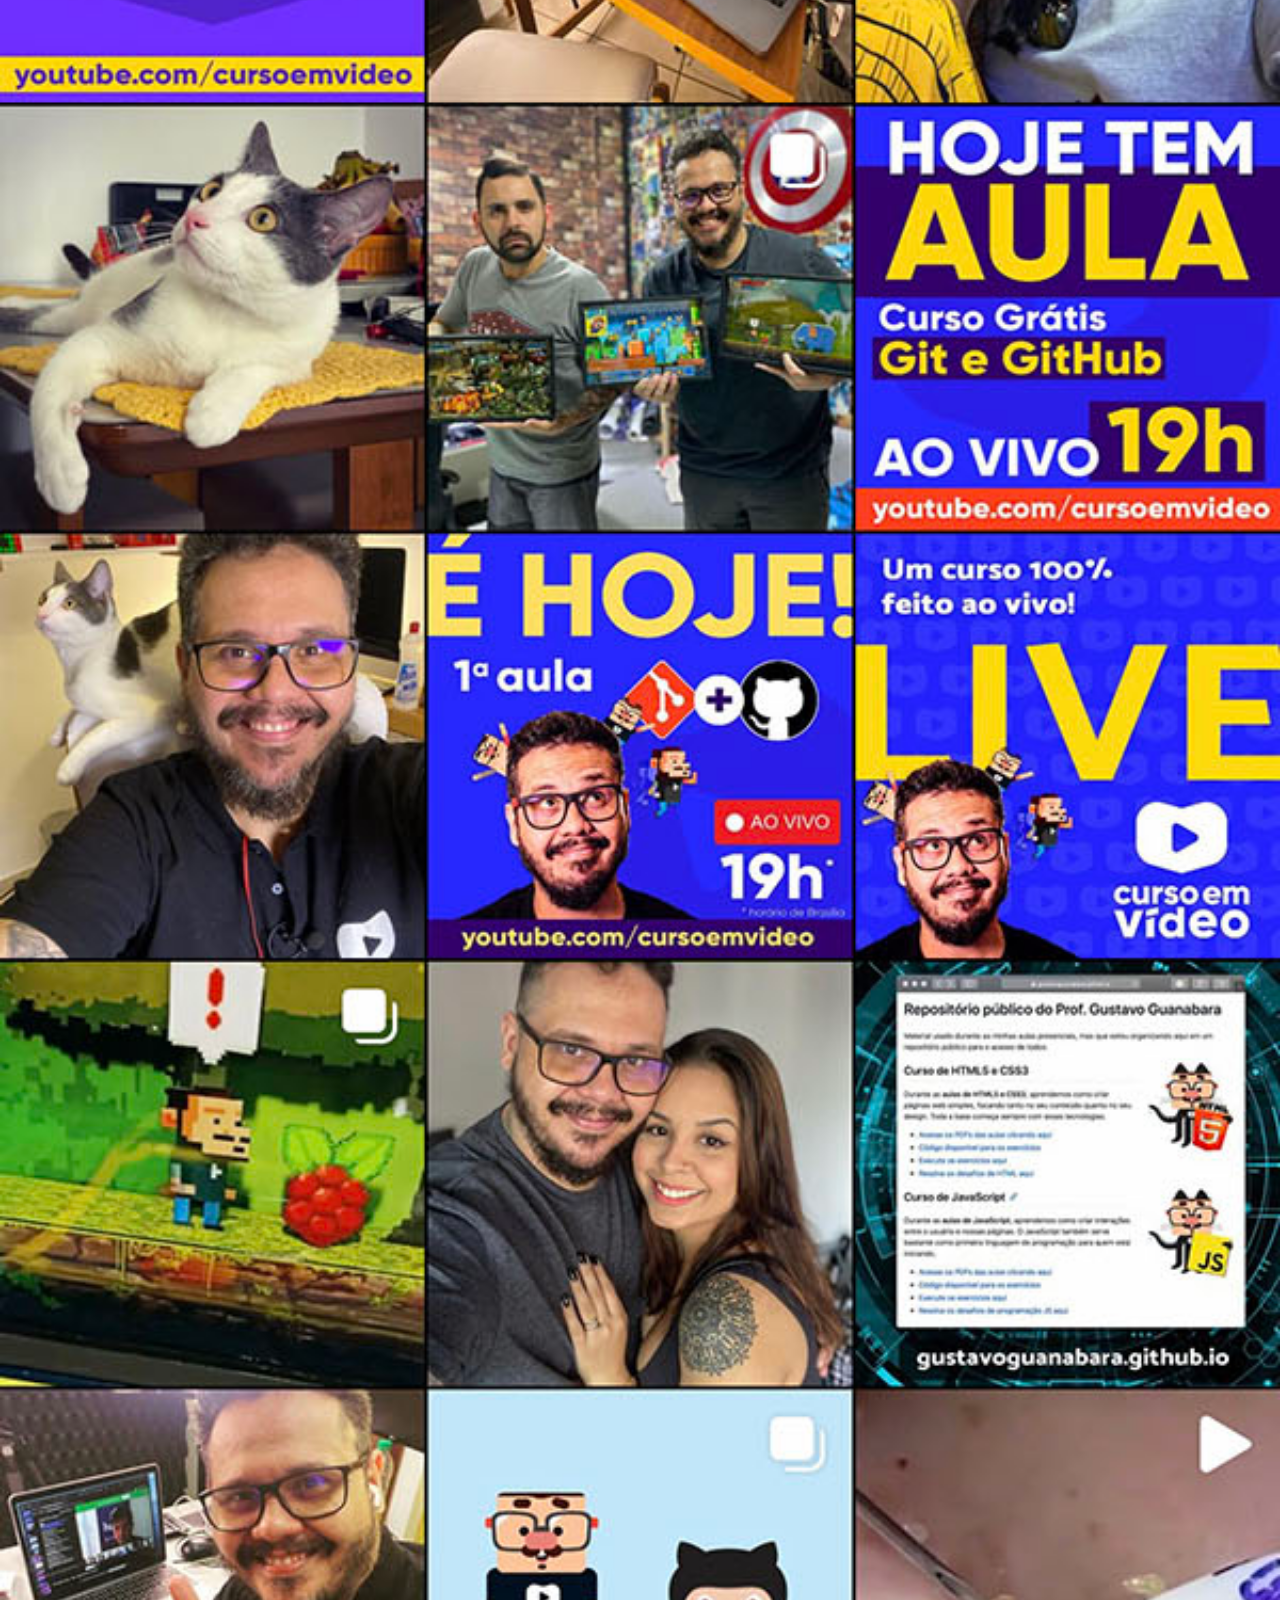
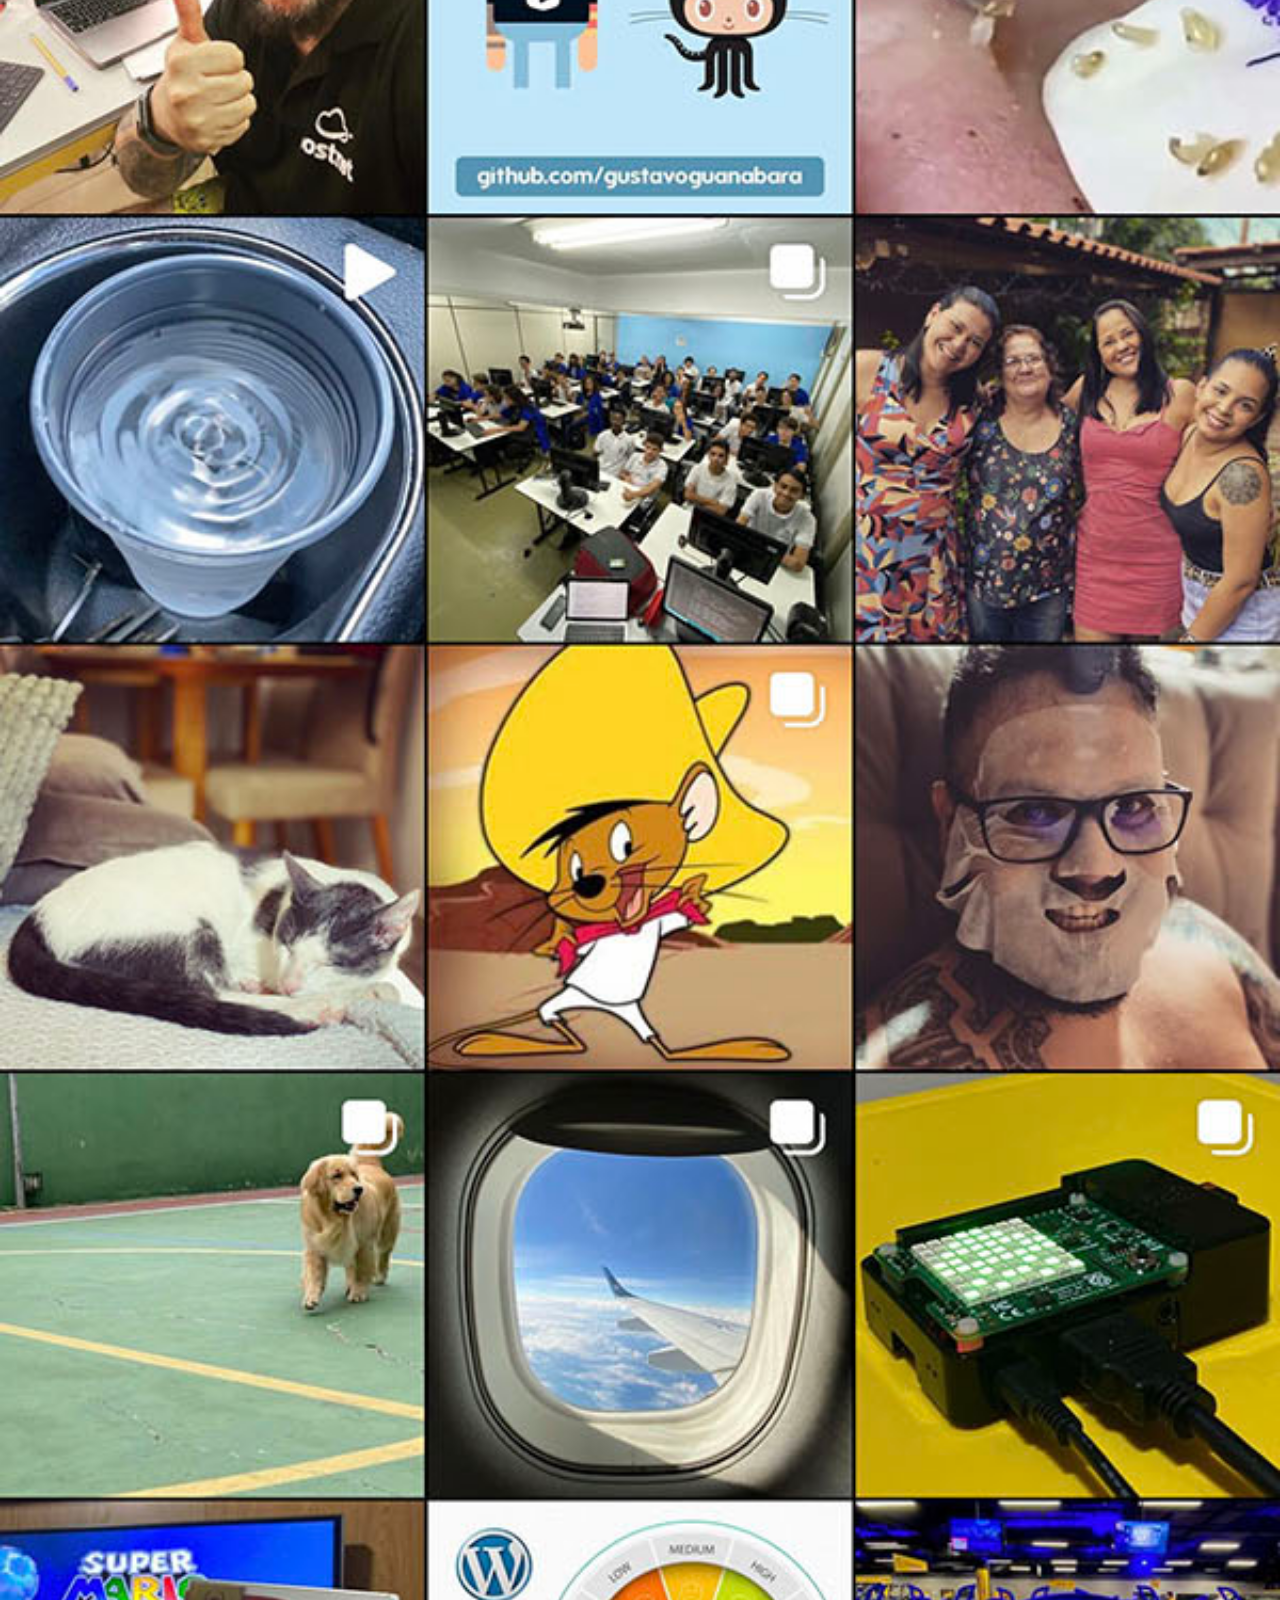
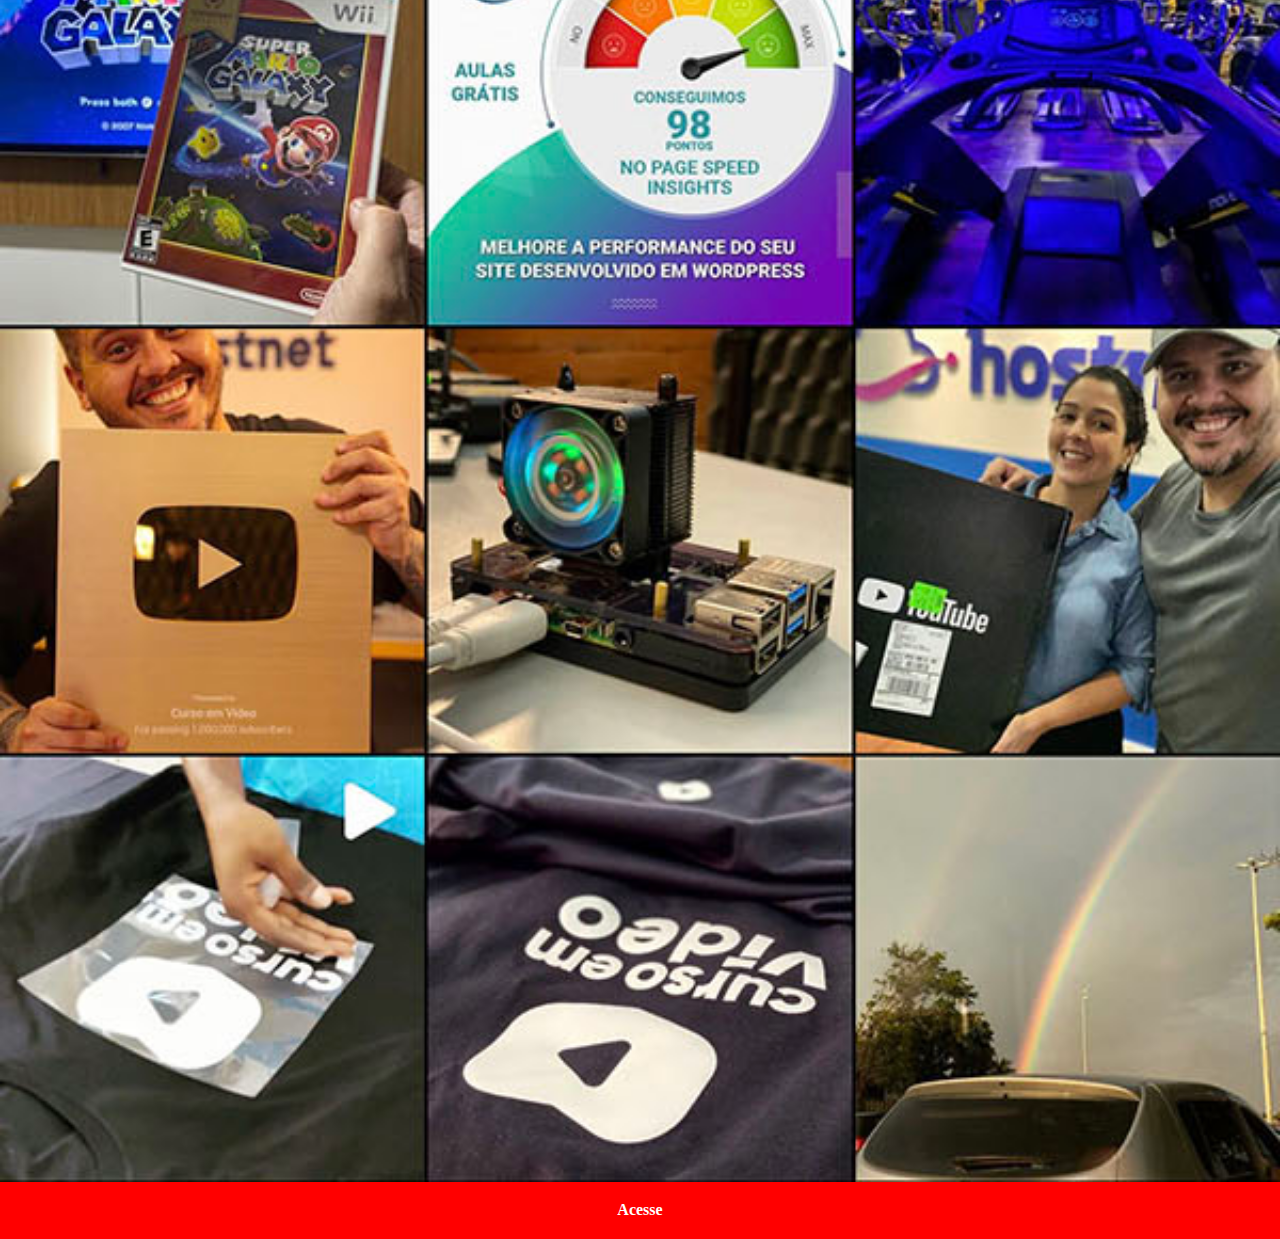
<file: instagram.html>
<!DOCTYPE html>
<html lang="pt-br">
<head>
    <meta charset="UTF-8">
    <meta name="viewport" content="width=device-width, initial-scale=1.0">
    <link rel="stylesheet" href="estilos/social.css">
    <title>Home</title>
</head>
<body>
    <img src="imagens/tela-instagram.jpg" alt="tela do instagram">
    <a href="http://www.instagram.com" target="_blank">Acesse</a>
</body>
</html>
</file>
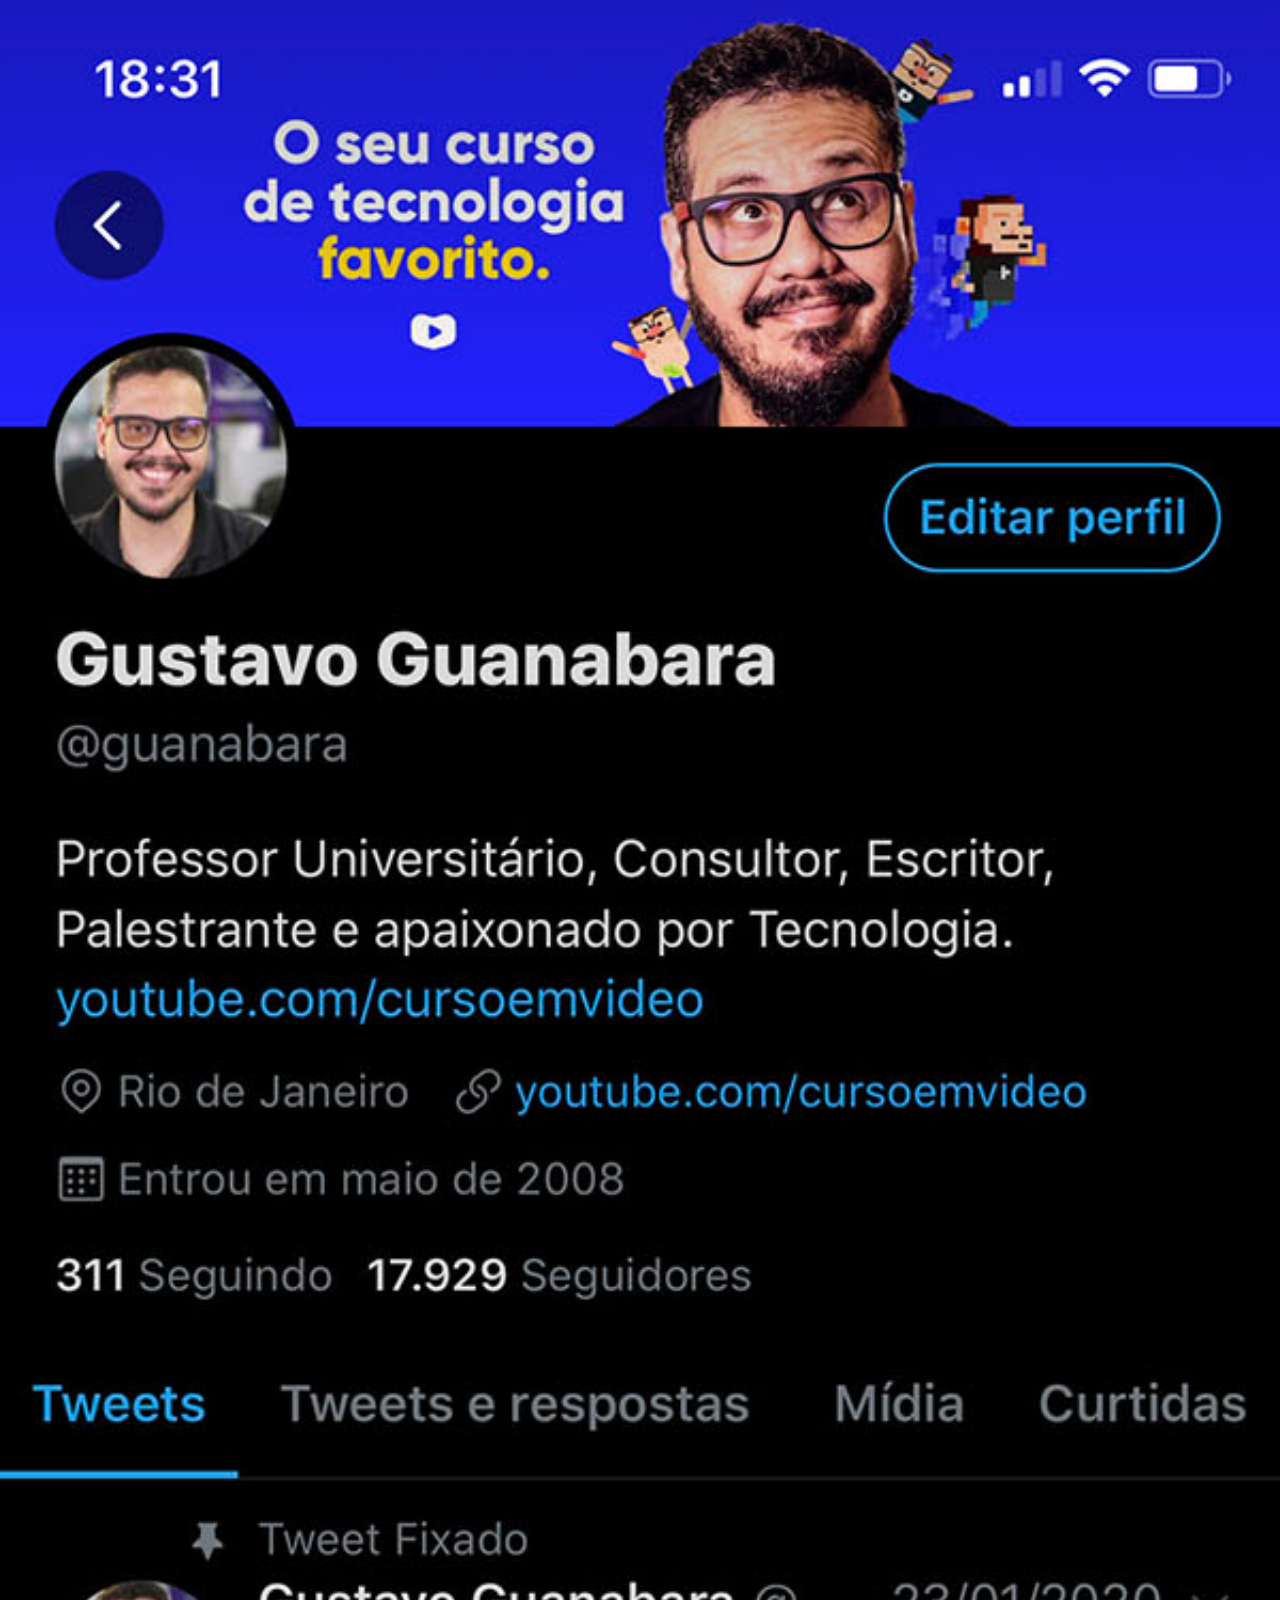
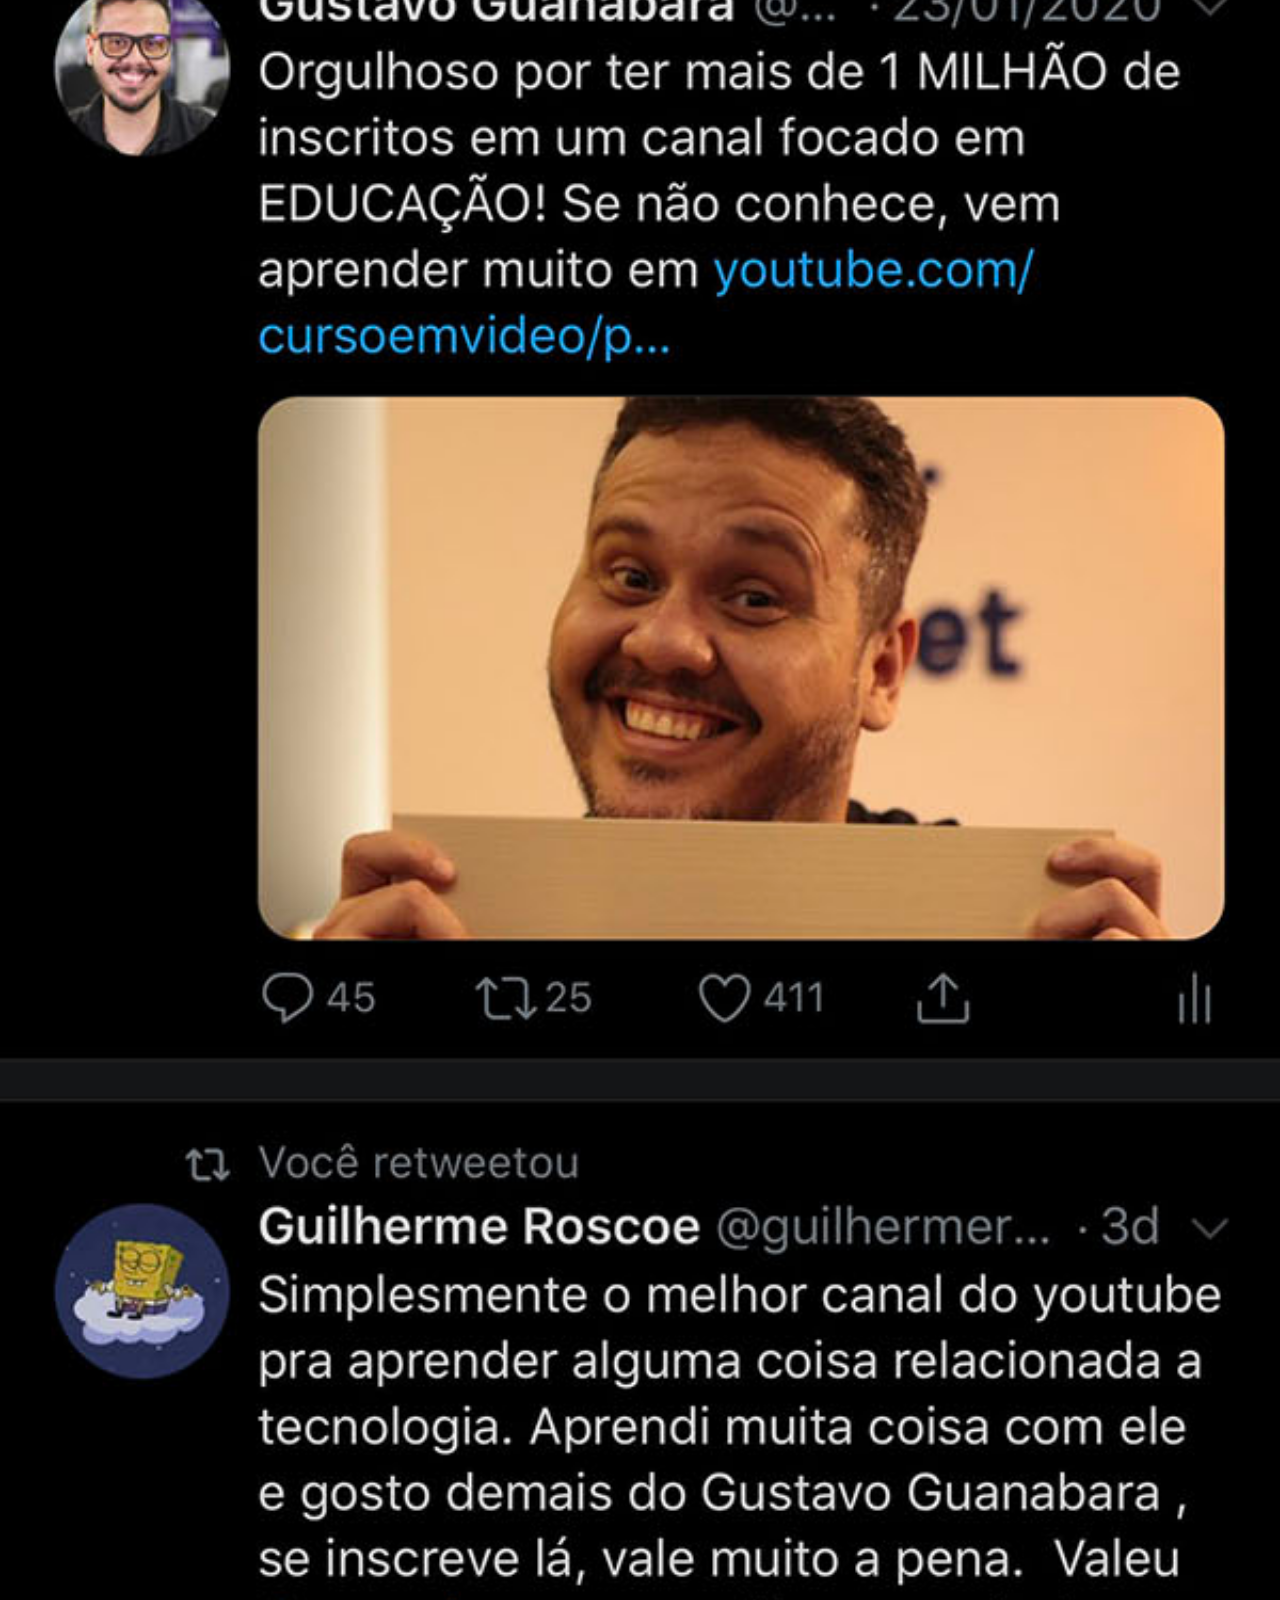
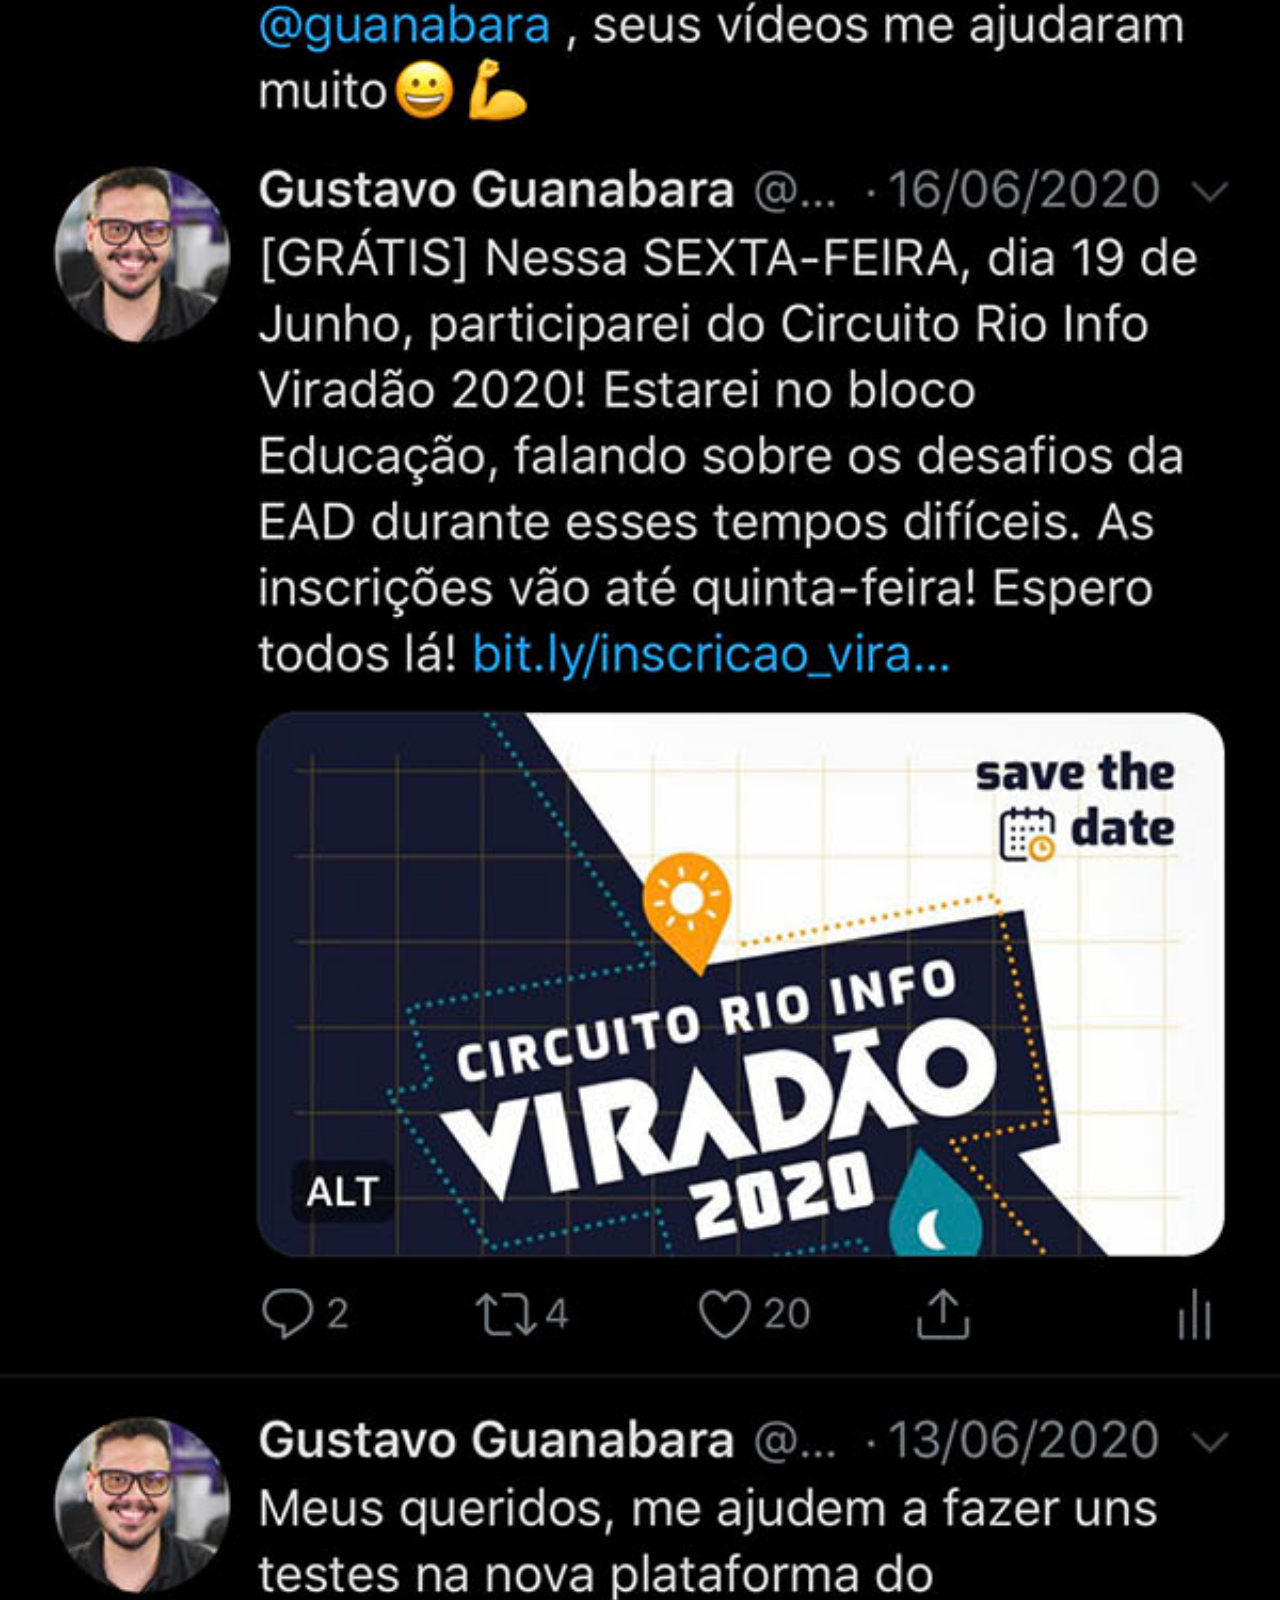
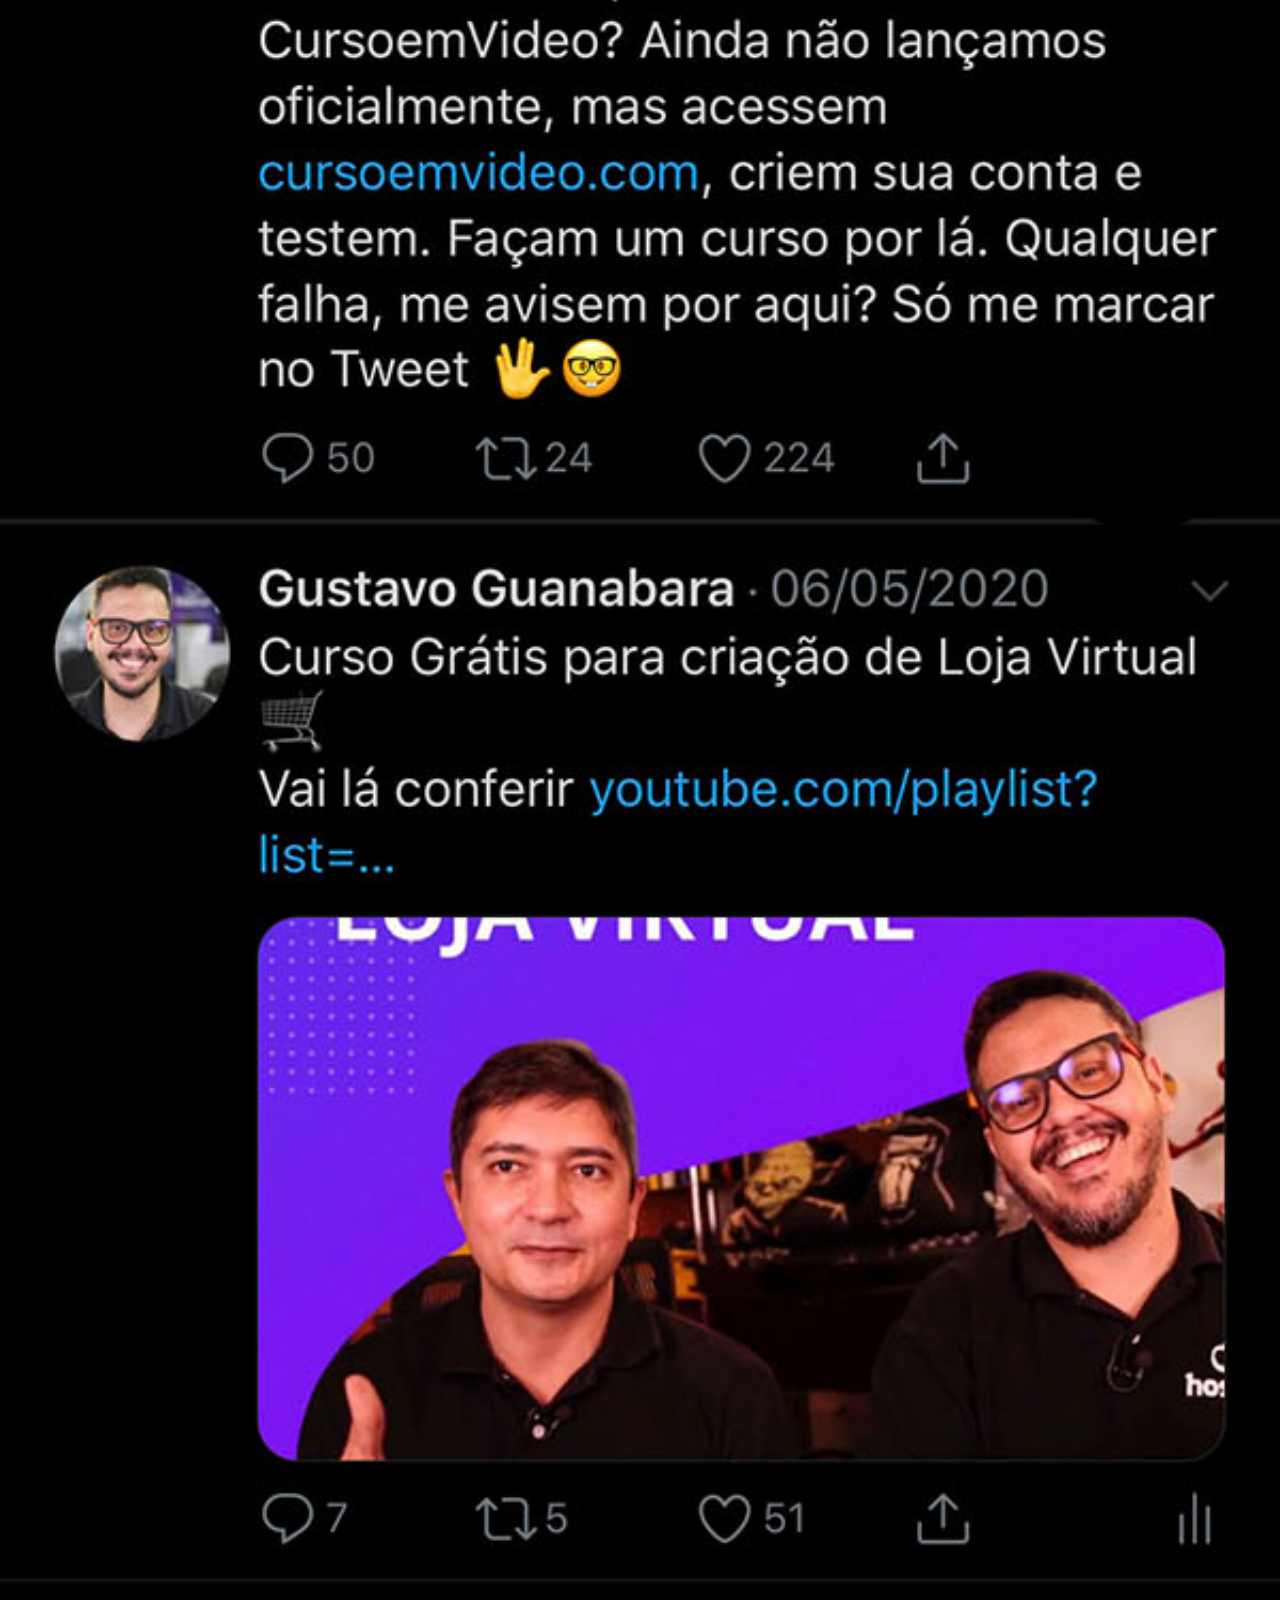
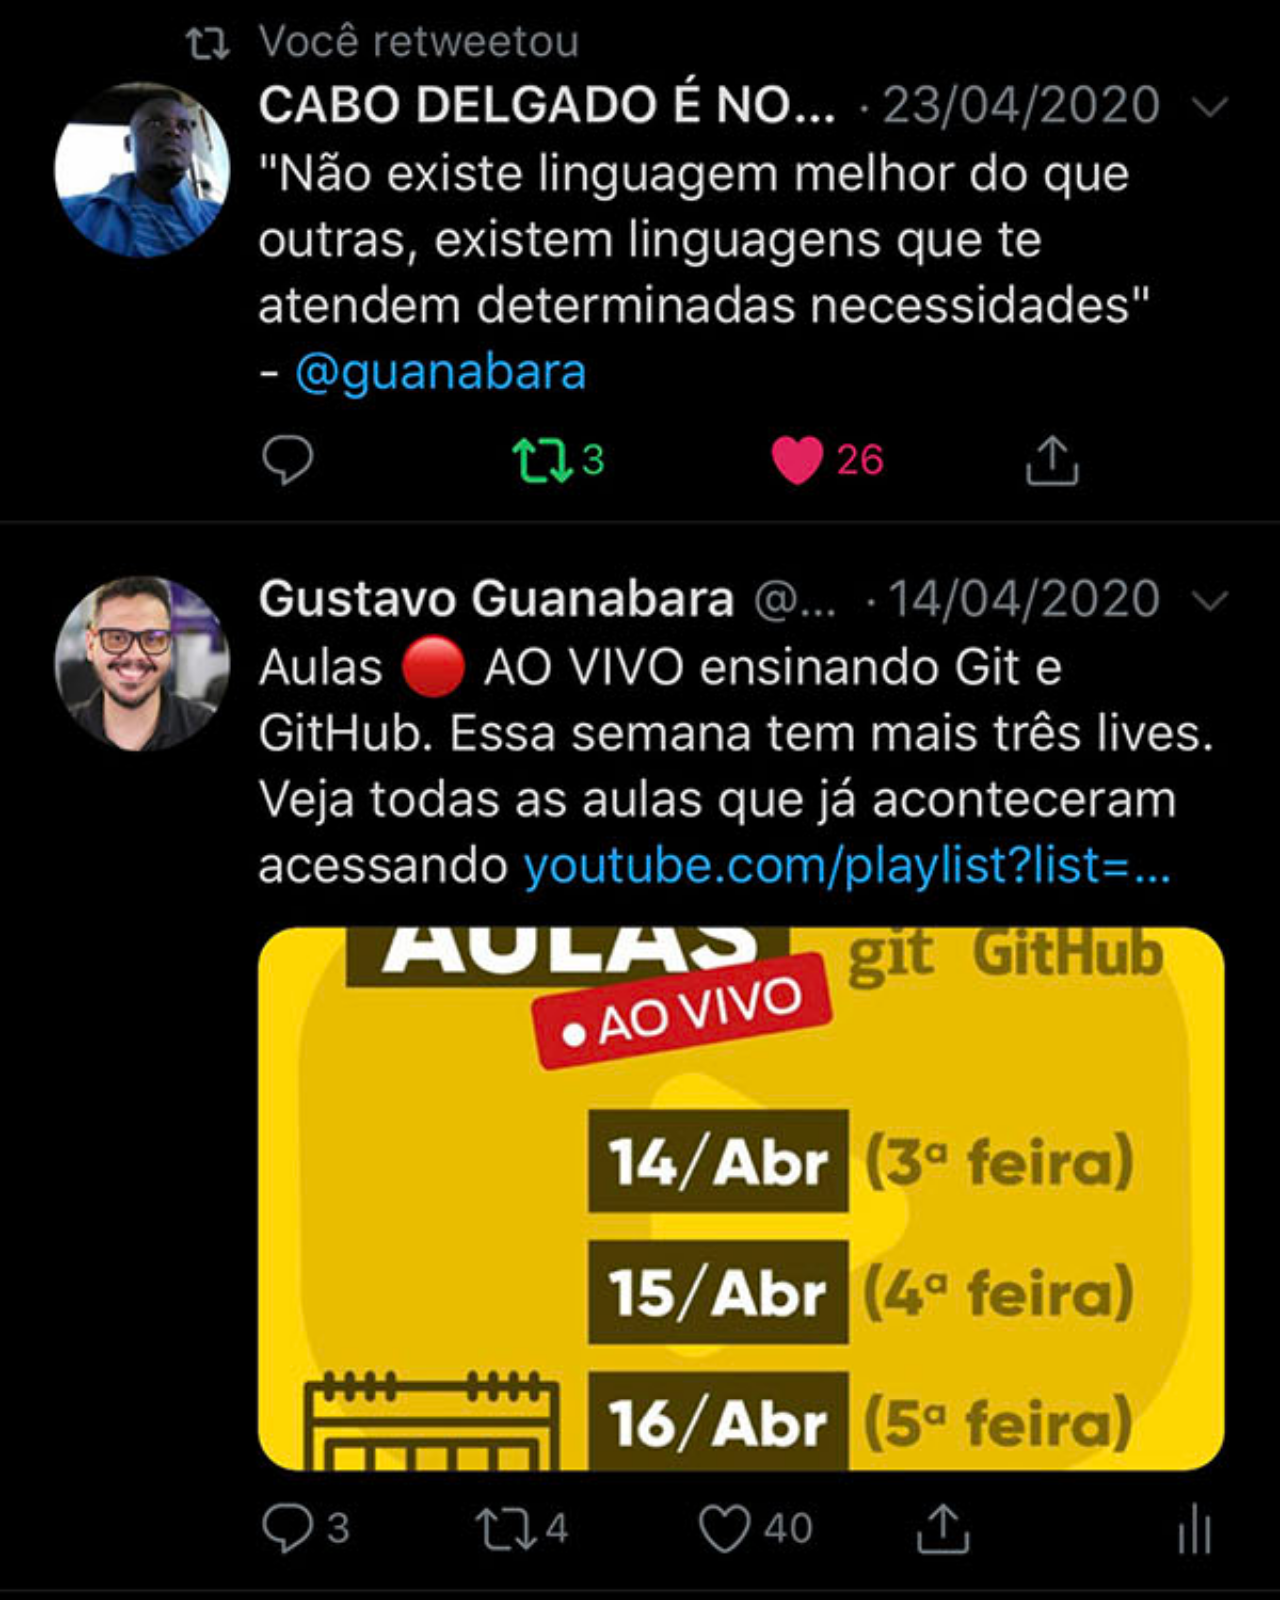
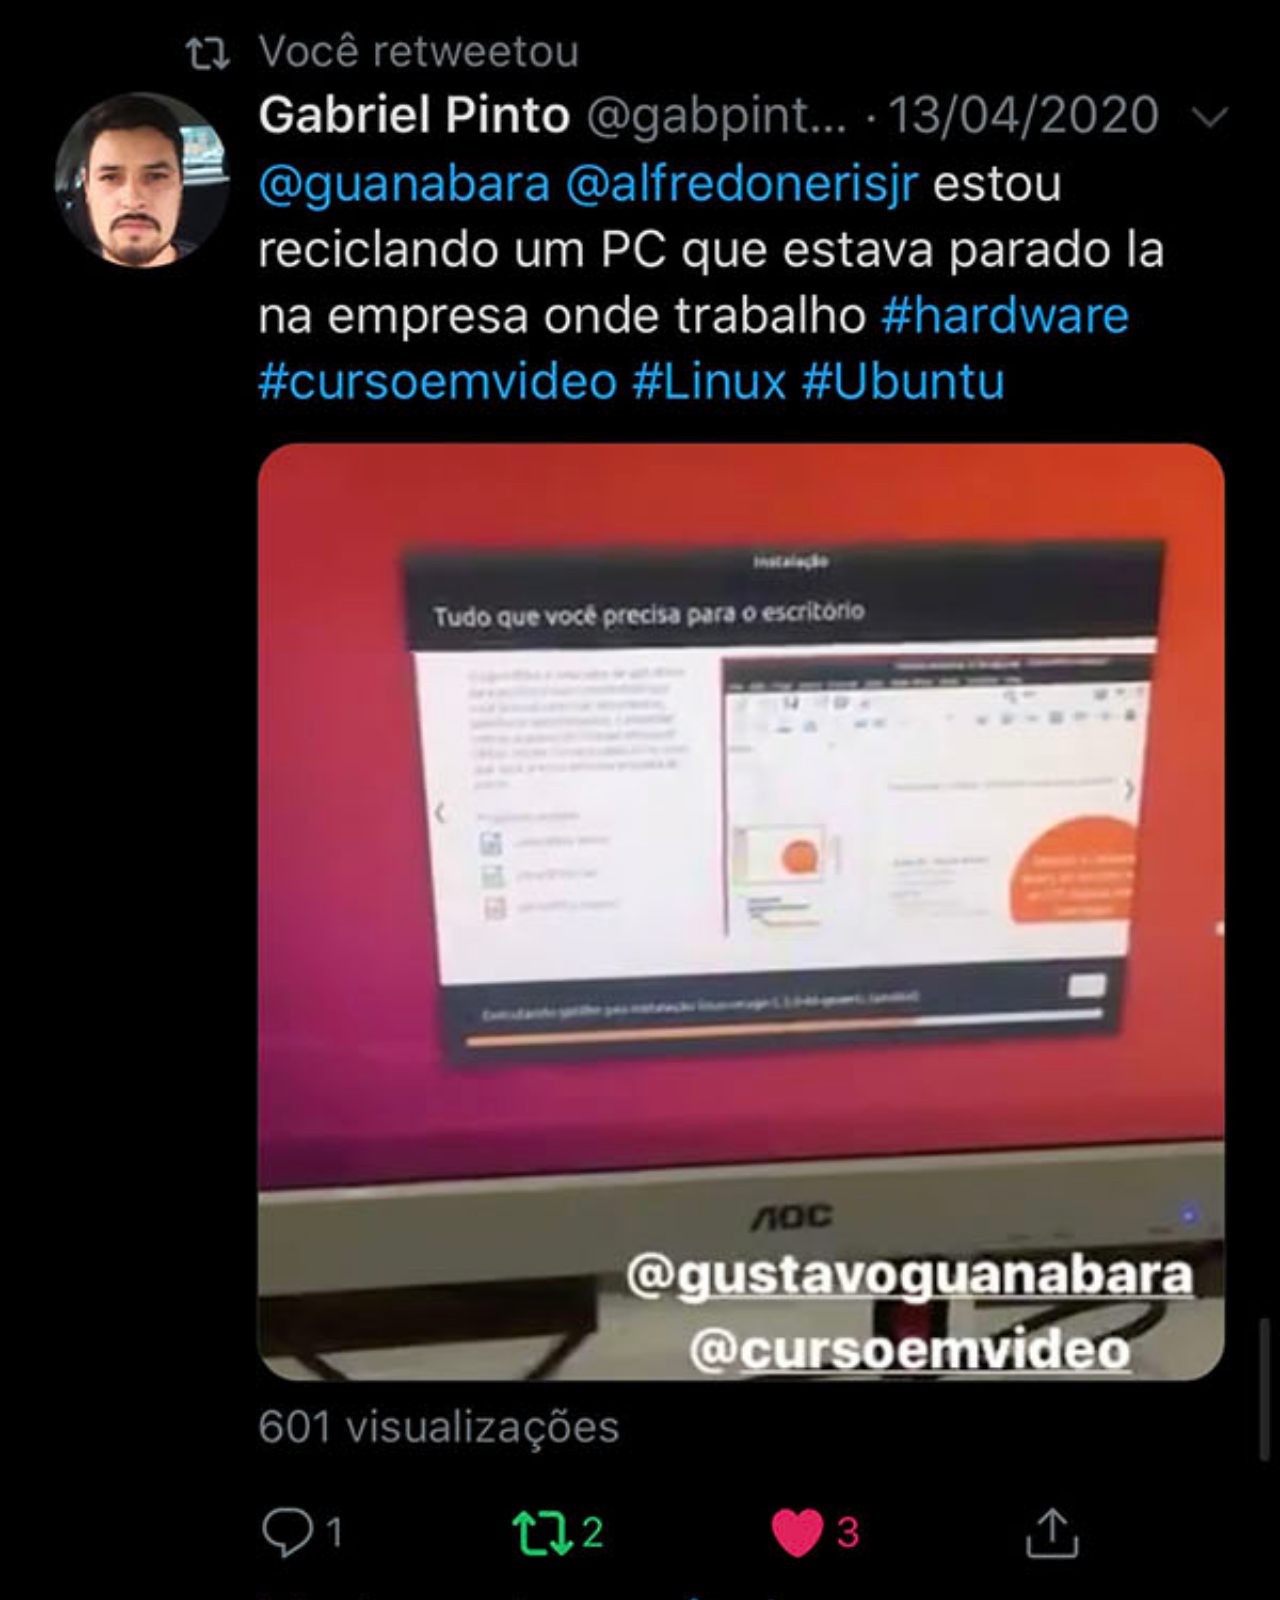
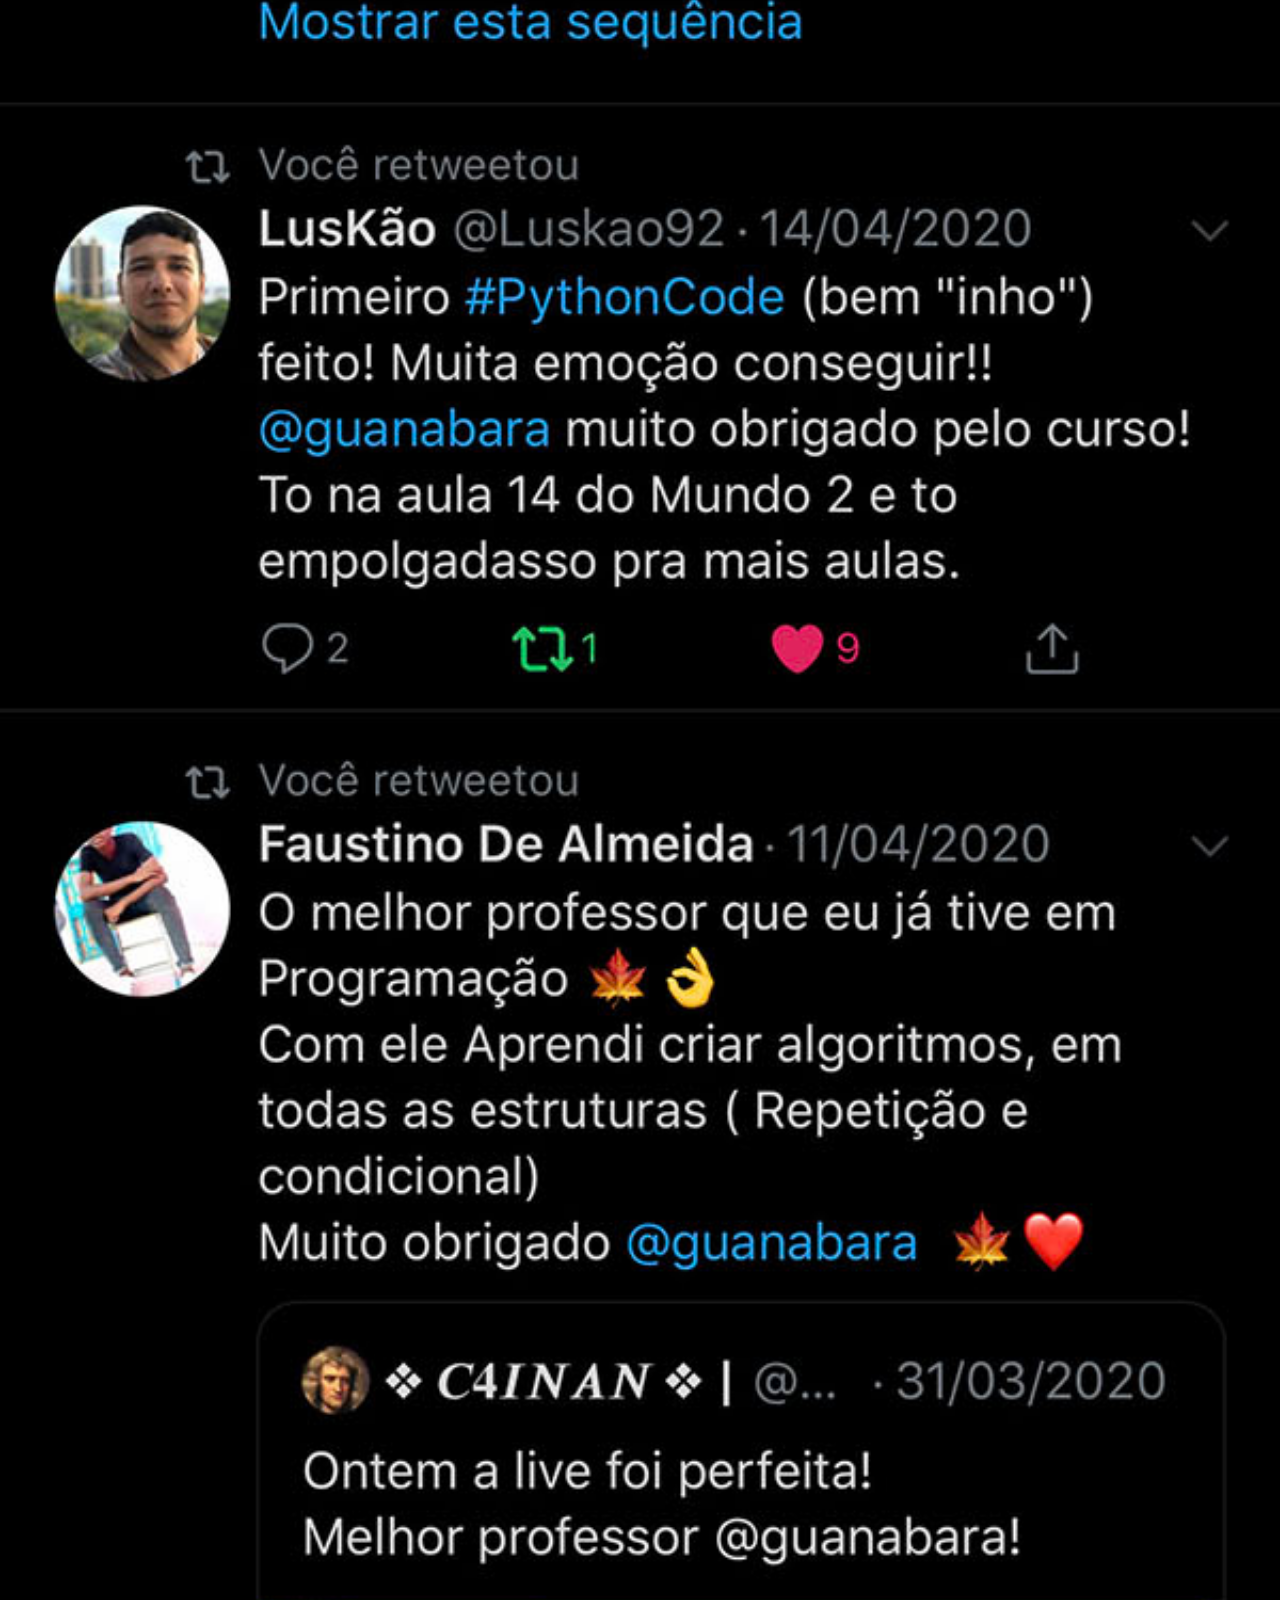
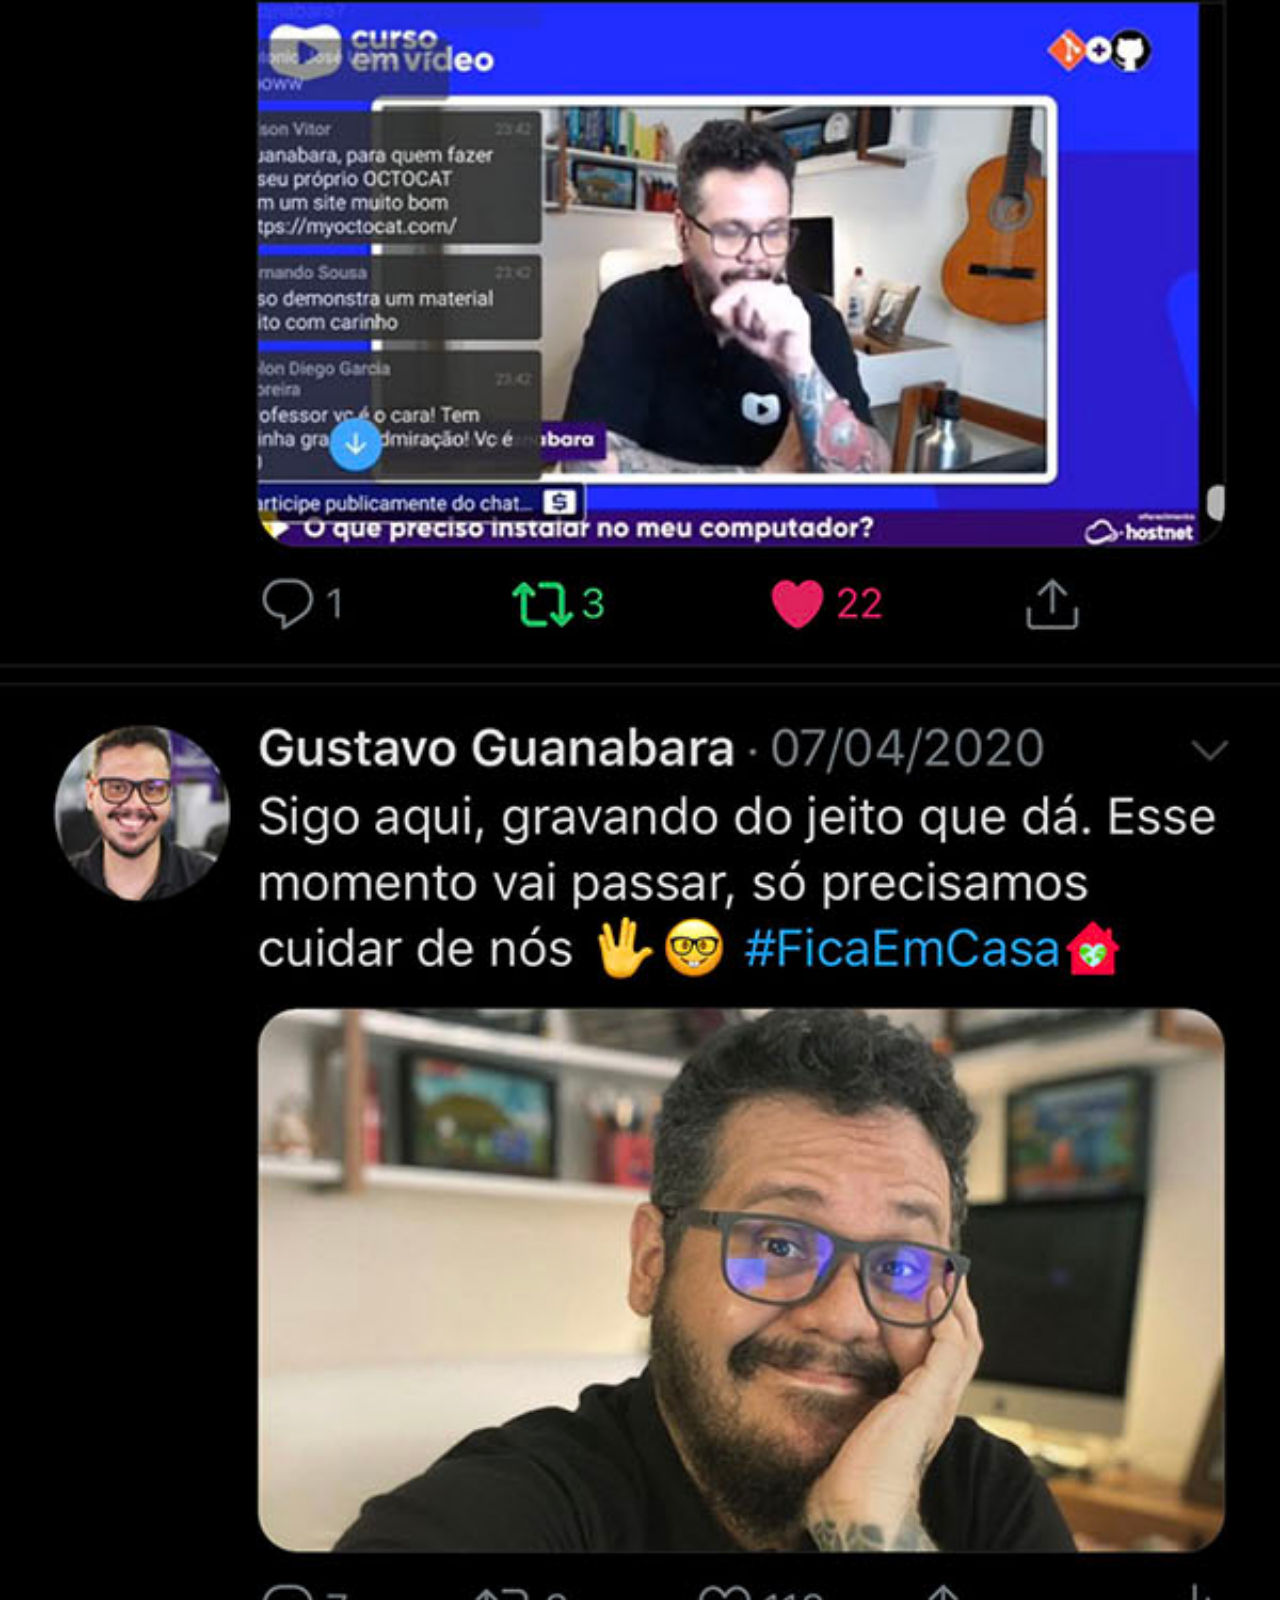
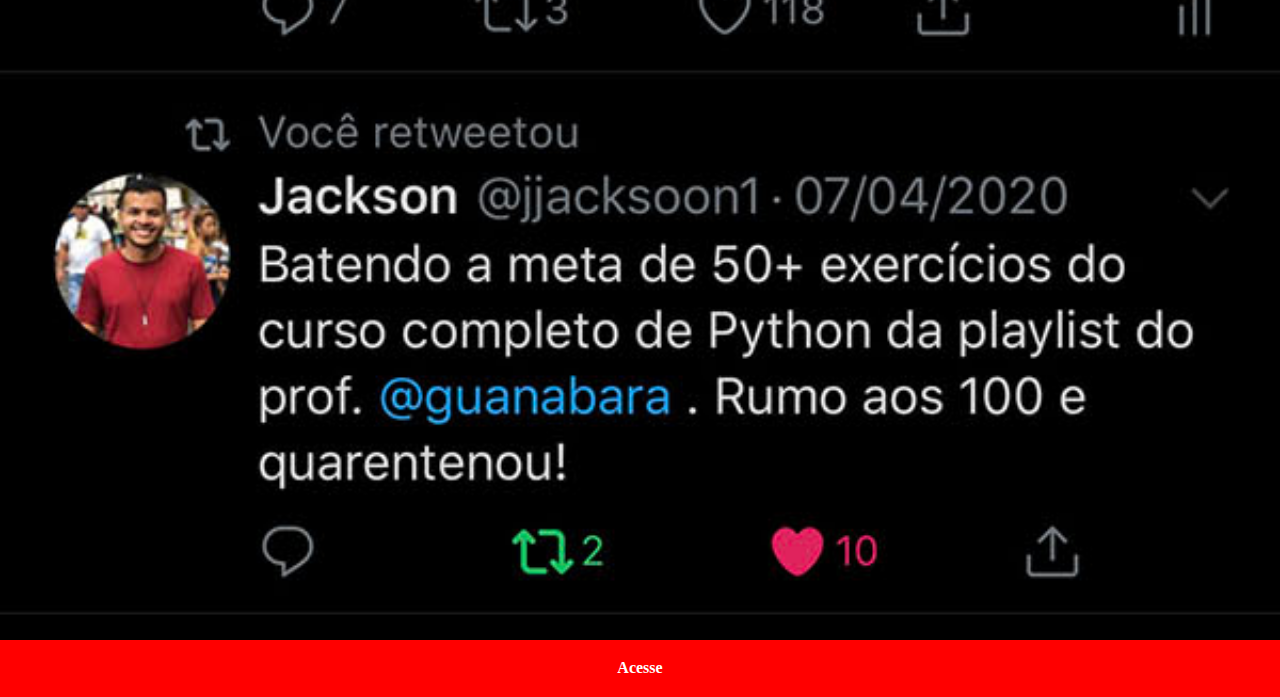
<file: twitter.html>
<!DOCTYPE html>
<html lang="pt-br">
<head>
    <meta charset="UTF-8">
    <meta name="viewport" content="width=device-width, initial-scale=1.0">
    <link rel="stylesheet" href="estilos/social.css">
    <title>Home</title>
</head>
<body>
    <img src="imagens/tela-twitter.jpg" alt="tela do twitter">
    <a href="http://www.twitter.com/oiprimm" target="_blank">Acesse</a>
</body>
</html>
</file>
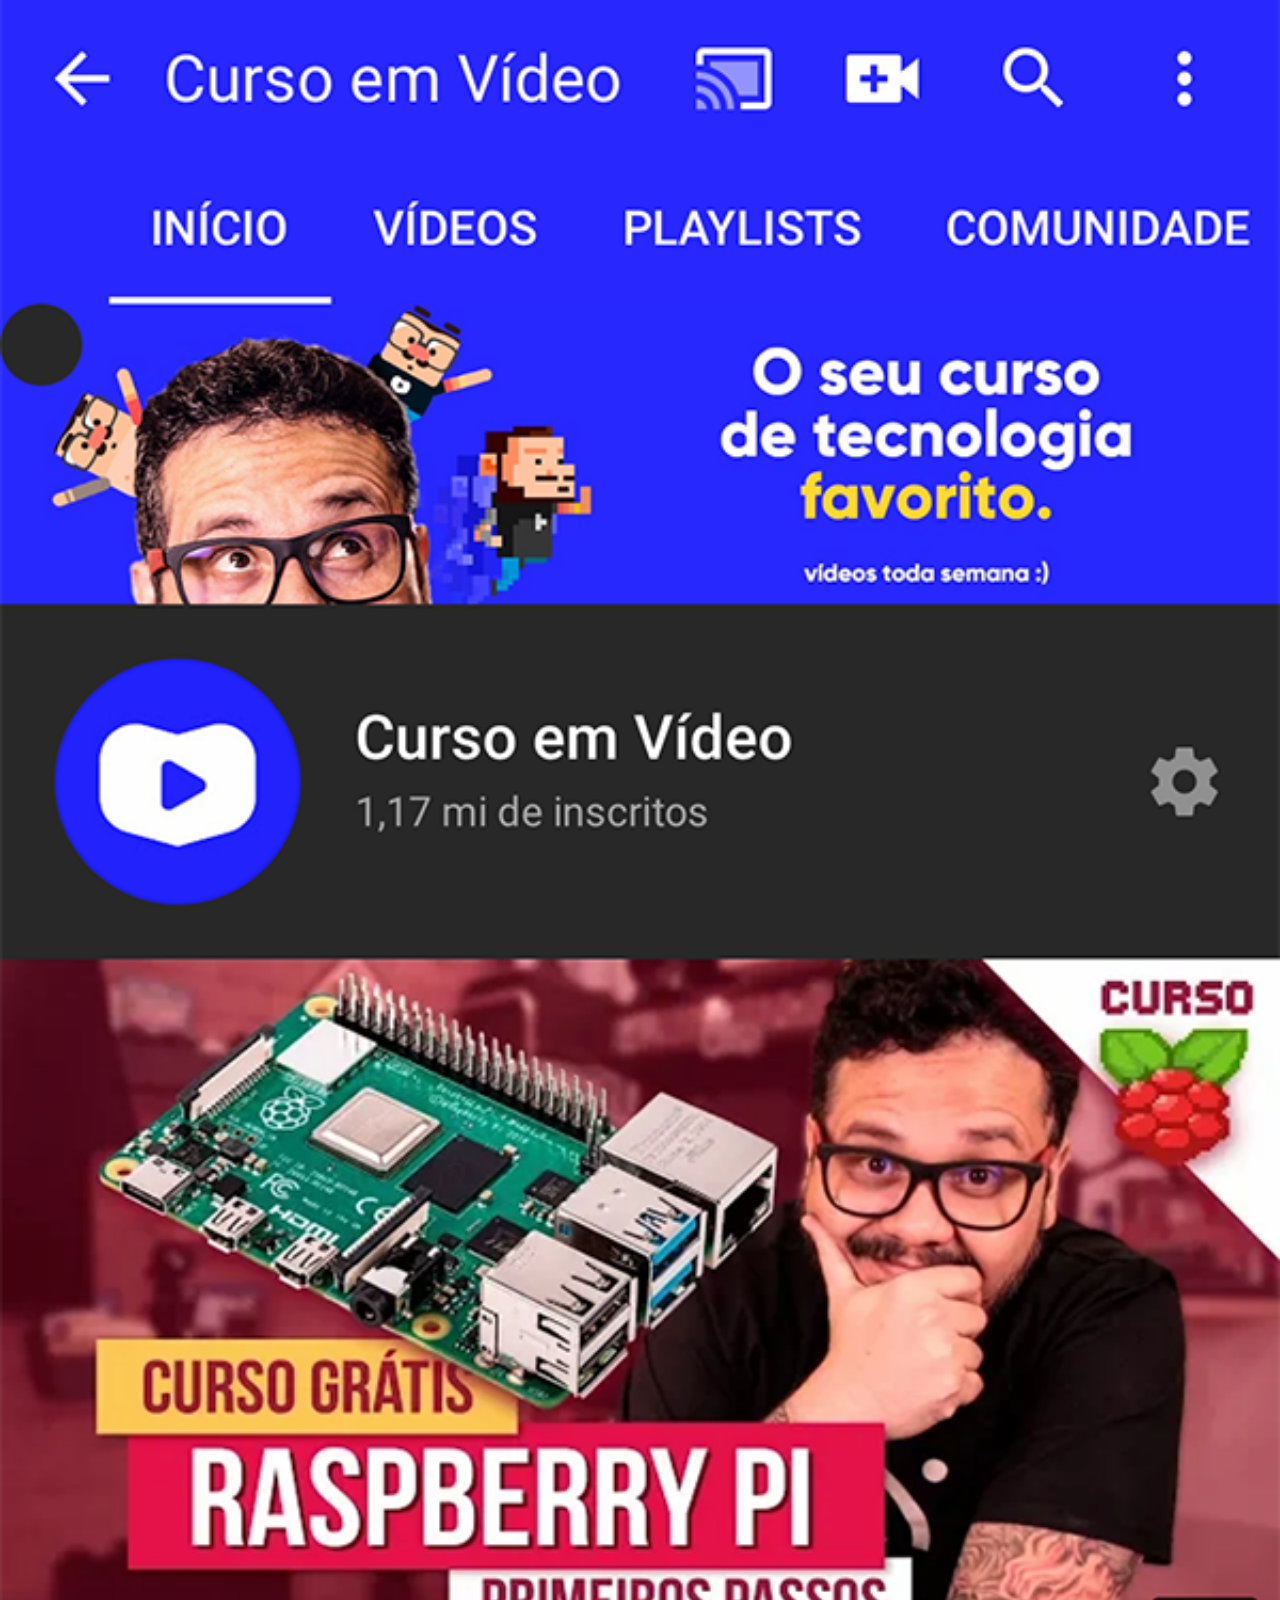
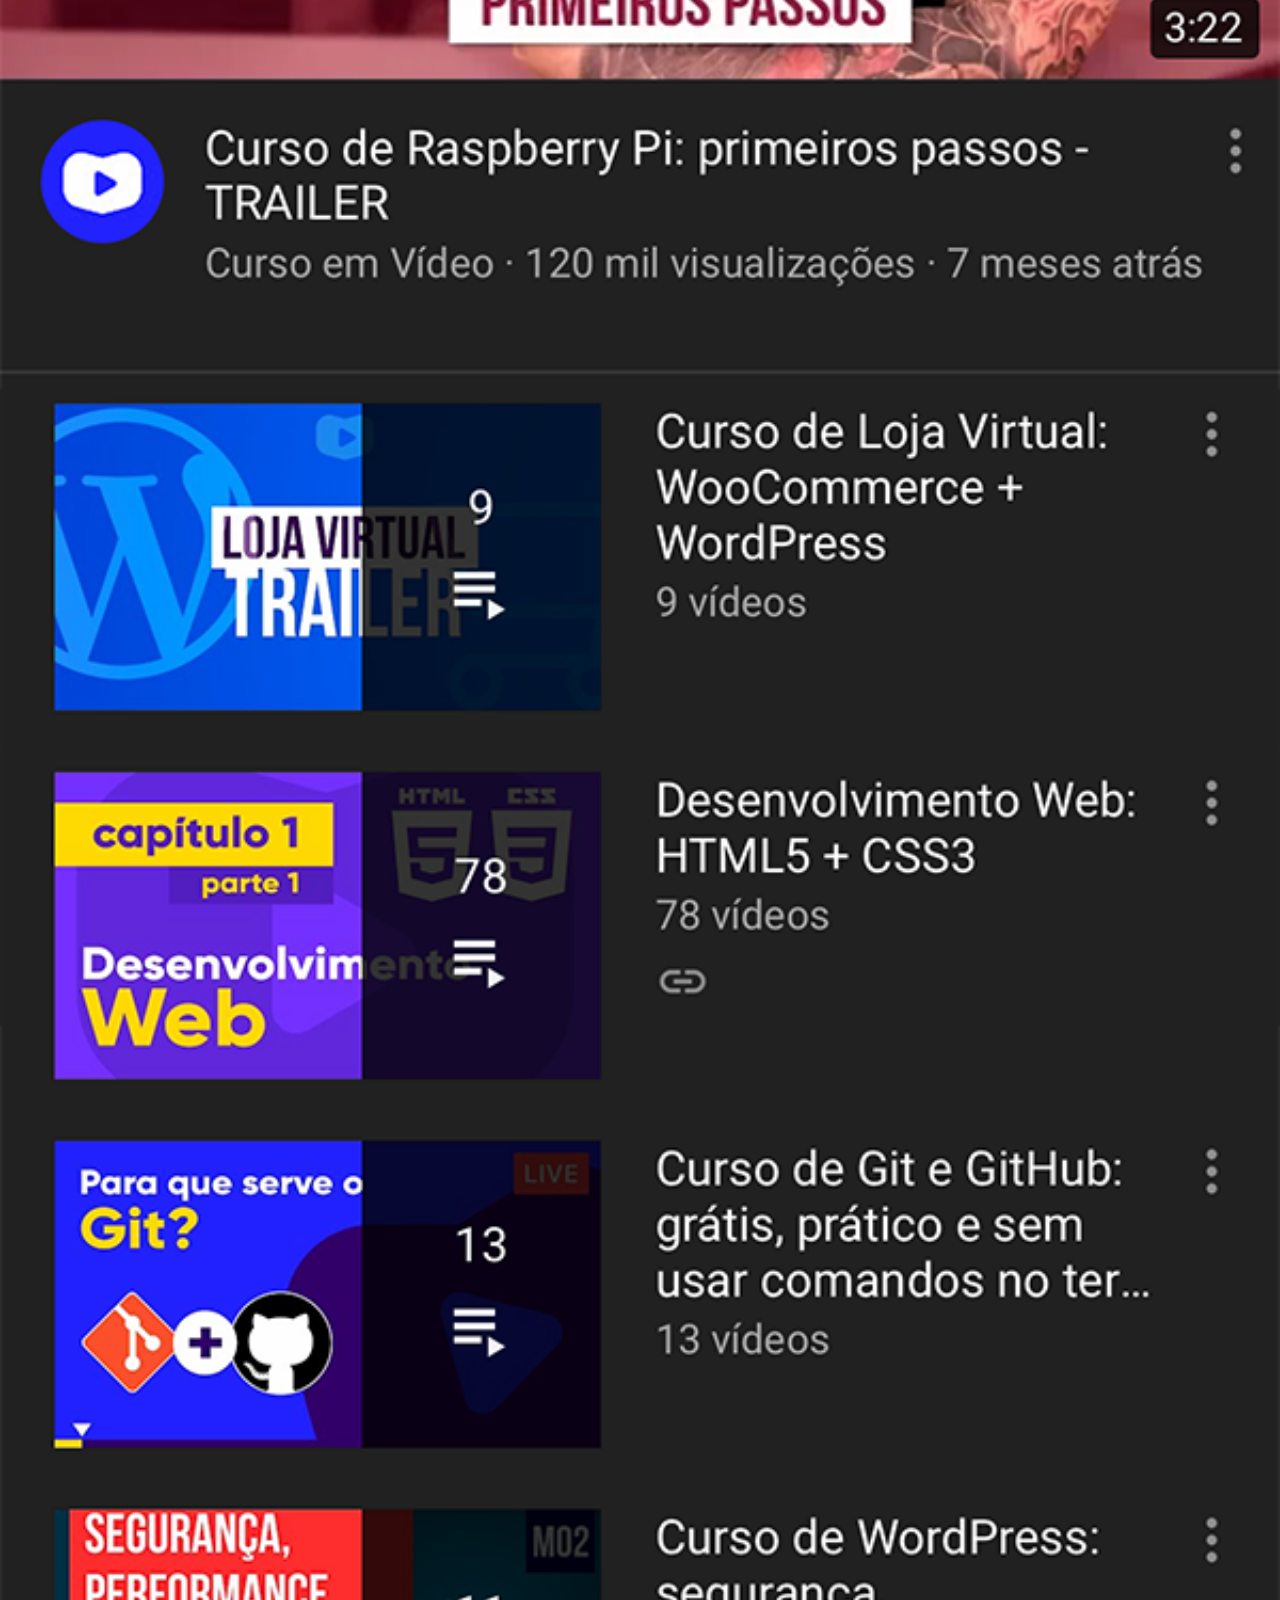
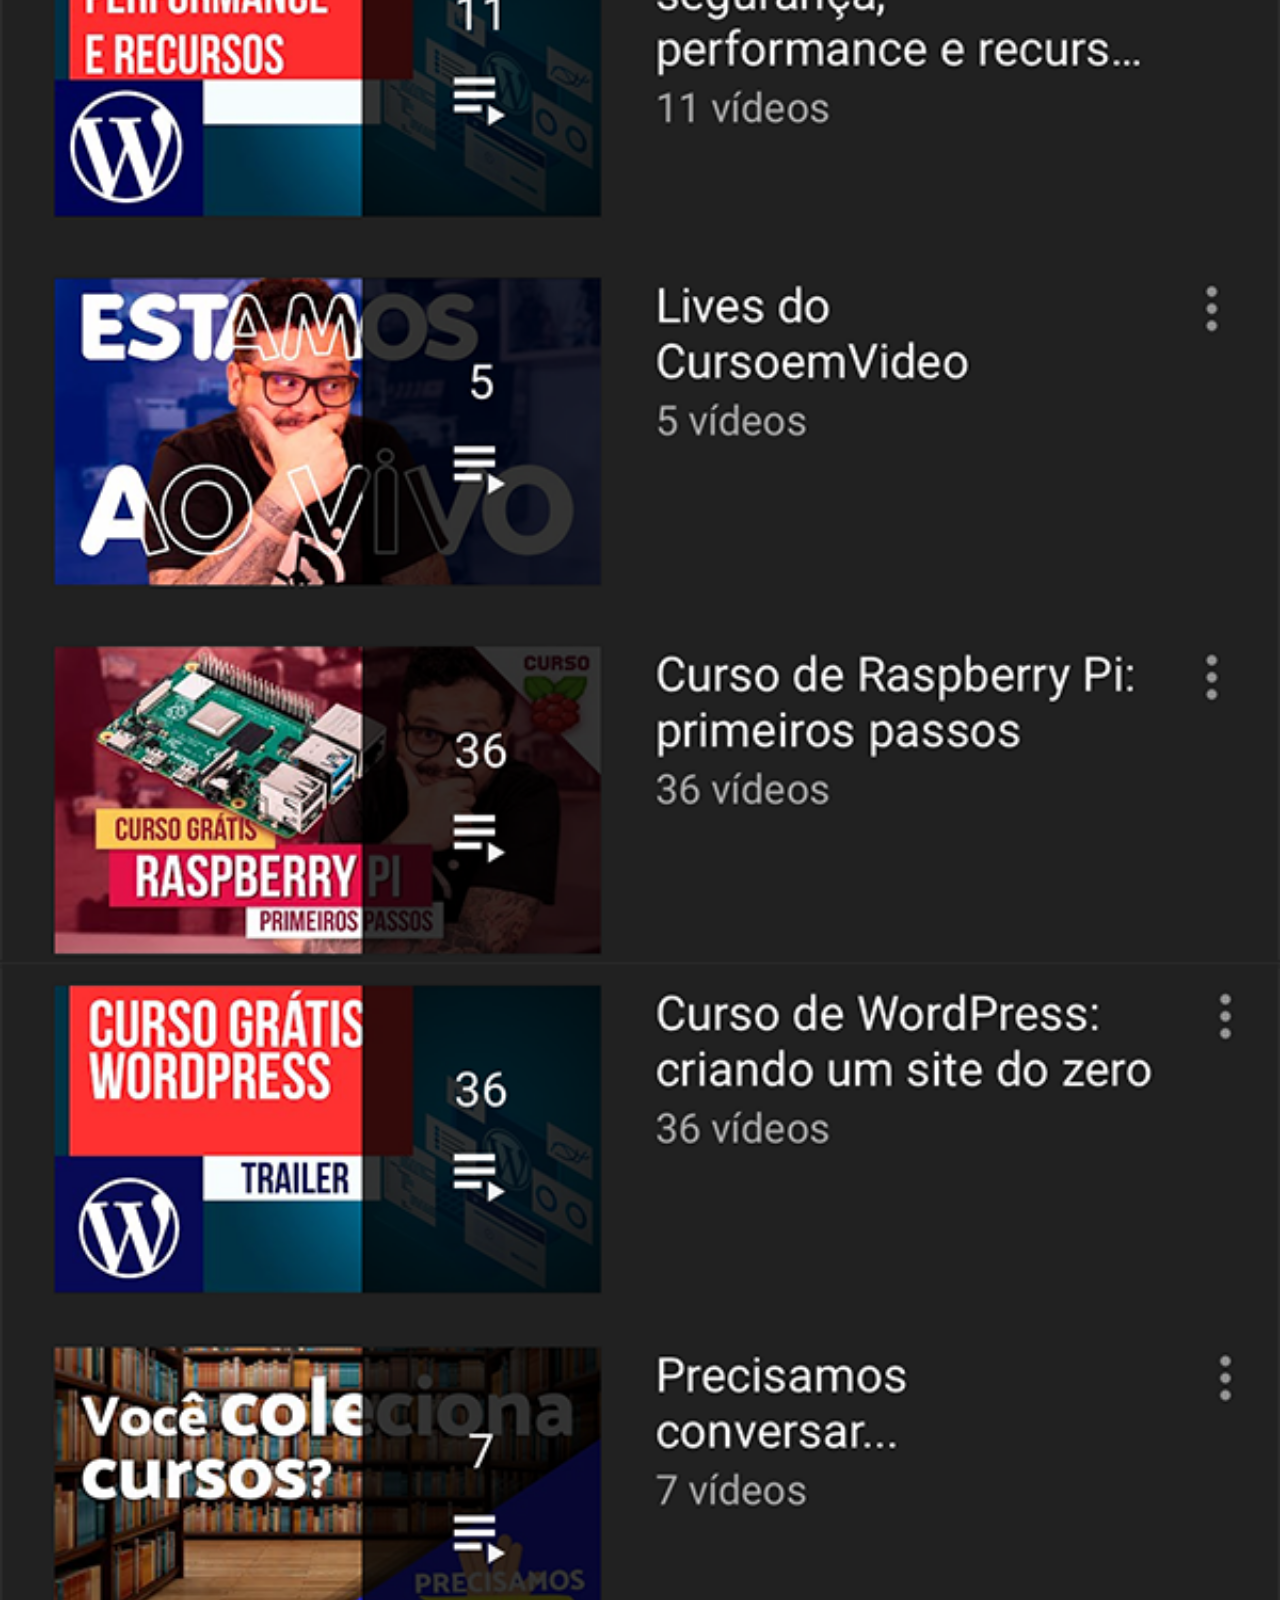
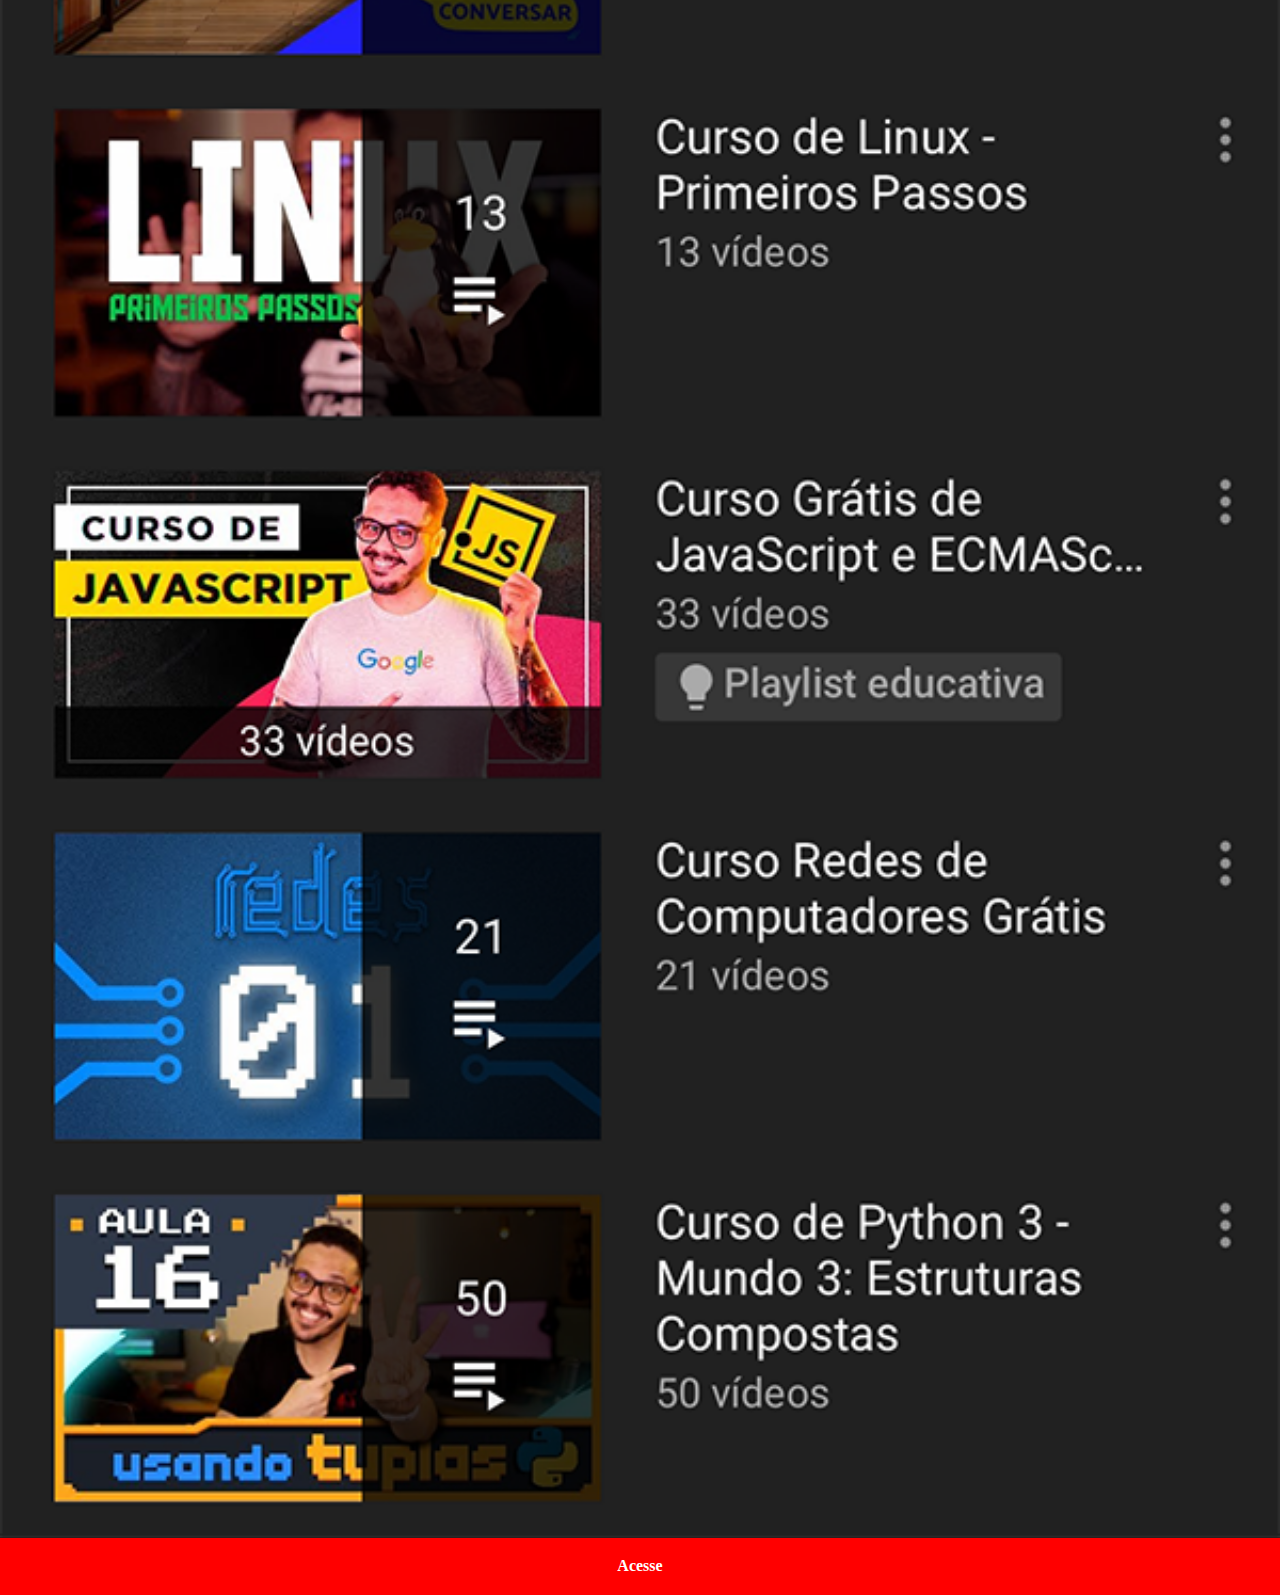
<file: youtube.html>
<!DOCTYPE html>
<html lang="pt-br">
<head>
    <meta charset="UTF-8">
    <meta name="viewport" content="width=device-width, initial-scale=1.0">
    <link rel="stylesheet" href="estilos/social.css">
    <title>Youtube</title>
</head>
<body>
    <img src="imagens/tela-youtube.png" alt="tela do youtube">
    <a href="http://www.youtube.com" target="_blank">Acesse</a>
</body>
</html>
</file>
<file: estilos/style.css>
@charset "UTF-8";

*{
    padding: 0px;
    margin: 0px;
}

html, body{
    height: 100vh;
    width: 100vw;
    background-color: black;
}

body {
    background: url(../imagens/fundo-madeira.jpg) no-repeat top center;
    background-size: cover;
    background-attachment: fixed;
}

main{
    position: relative;
    height: 100vh;
}

section#telefone{
    position: absolute;
    top: 50%;
    left: 50%;
    transform: translate(-50%, -50%);

    height: 627px;
    width: 311px;
    background: url(../imagens/frame-iphone.png) no-repeat;

}

iframe#tela{
    position: relative;
    top: 82px;
    left: 23px;
    width: 265px;
    height: 468px;
}

section#redes-sociais{
    text-align: right;
}

section#redes-sociais img{
    width: 50px;
    margin: 10px;
    border-radius: 50%;
    box-shadow: 0px 0px 5px rgba(0, 0, 0, 0.400);
    box-sizing: border-box;
}

section#redes-sociais img:hover{
    border: 2px solid rgba(255, 255, 255, 0.616);
    transform: translate( -3px);
    box-shadow: 0px 0px 5px rgba(0, 0, 0, 0.600);
    transition: transform 0.3s;
}
</file>
<file: estilos/social.css>
@charset "UTF-8";

*{
    margin: 0px;
    padding: 0px;
}

::-webkit-scrollbar{
    width: 0px;
    height: 0px;
}

img{
    width: 100vw;;
}

a{
    display: block;
    background-color: red;
    padding: 20px;
    text-align: center;
    font-weight: bolder;
    text-decoration: none;
    color: white;
    margin-top: -5px;
}

a:hover{
    background-color: rgb(175, 0, 0);
    transition: 0.3s;
}
</file>
